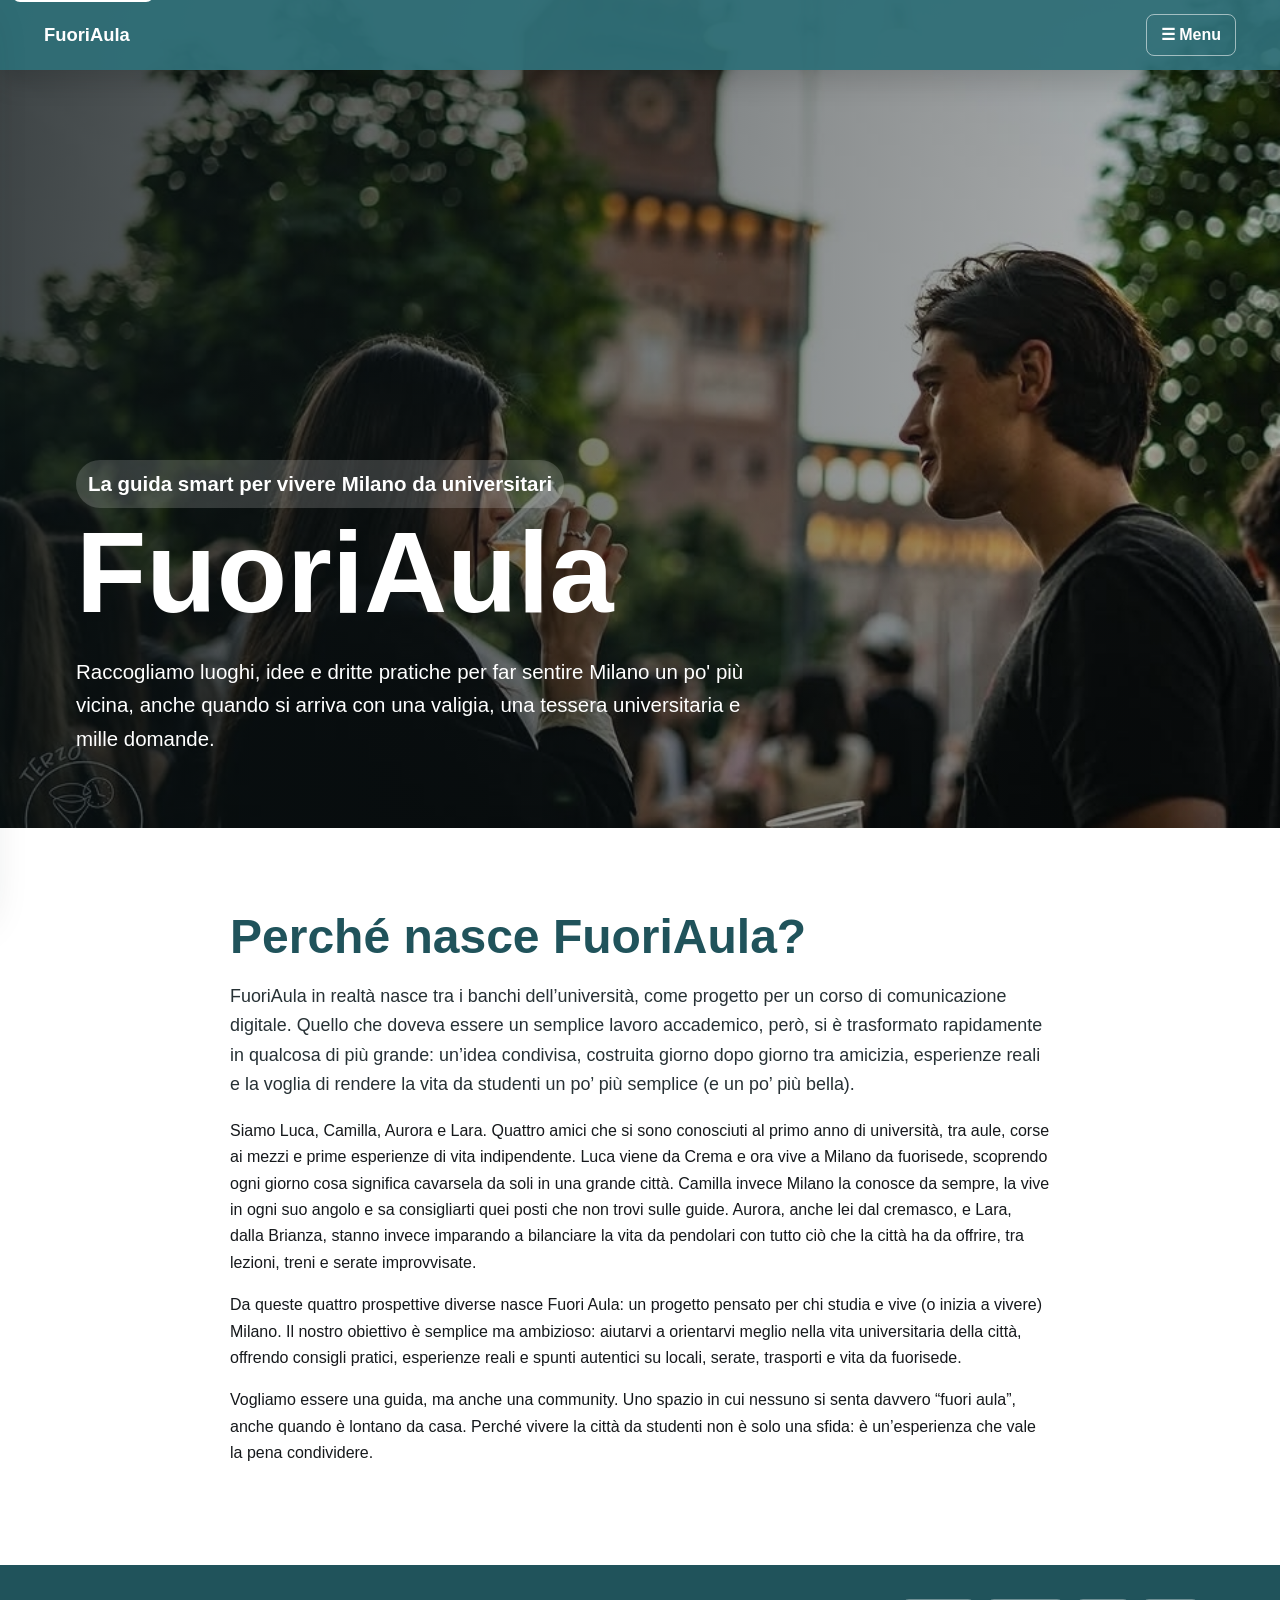
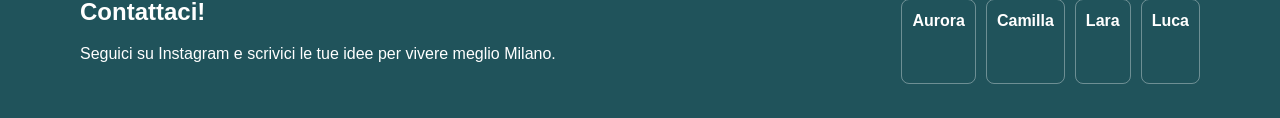
<file: index.html>
<!doctype html>
<html lang="it">
<head>
  <meta charset="utf-8">
  <meta name="viewport" content="width=device-width, initial-scale=1">
  <title>FuoriAula | Guida smart per studenti universitari a Milano</title>
  <meta name="description" content="FuoriAula è la guida smart per studenti universitari e fuorisede a Milano: consigli, locali economici, trasporti, eventi, studio e gite fuori porta.">
  <meta name="keywords" content="studenti fuorisede Milano consigli, vita universitaria Milano, locali economici Milano, gite fuori porta Milano">
  <link rel="stylesheet" href="styles.css">
</head>
<body>
  <a class="skip-link" href="#contenuto">Vai al contenuto</a>
  <header class="topbar">
    <a class="brand" href="index.html">FuoriAula</a>
    <button class="menu-button" type="button" data-open-menu aria-expanded="false" aria-controls="menu">☰ Menu</button>
  </header>
  <aside class="sidebar" id="menu" data-sidebar aria-label="Menu principale">
    <div class="sidebar-head">
      <p class="sidebar-title">Scegli la guida</p>
      <button class="close-menu" type="button" data-close-menu aria-label="Chiudi menu">×</button>
    </div>
    <nav>
      <ul class="nav-list">
        <li><a class="active" href="index.html">Home</a></li>
        <li><a href="fuorisede-starter-pack.html">Fuorisede Starter Pack</a></li>
        <li><a href="milano-cheap.html">Milano Cheap</a></li>
        <li><a href="che-gusto-milano.html">Che gusto Milano</a></li>
        <li><a href="studiando-per-la-citta.html">Studiando per la città</a></li>
        <li><a href="divertirsi-a-milano.html">Divertirsi a Milano</a></li>
        <li><a href="trasporti-milanesi.html">Trasporti milanesi</a></li>
        <li><a href="uscendo-dal-centro.html">Uscendo dal centro</a></li>
      </ul>
    </nav>
  </aside>
  <div class="overlay" data-overlay></div>

  <main id="contenuto">
    <section class="hero" style="--hero-image: url('assets/hero-fuoriaula.jpg');">
      <div class="hero-inner">
        <p class="eyebrow">La guida smart per vivere Milano da universitari</p>
        <h1>FuoriAula</h1>
        <p>Raccogliamo luoghi, idee e dritte pratiche per far sentire Milano un po' più vicina, anche quando si arriva con una valigia, una tessera universitaria e mille domande.</p>
      </div>
    </section>
    <section class="section">
      <div class="wrap narrow">
        <h2>Perché nasce FuoriAula?</h2>
        <p class="lead">
          FuoriAula in realtà nasce tra i banchi dell’università, come progetto per un corso di comunicazione digitale. Quello che doveva essere un semplice lavoro accademico, però, si è trasformato rapidamente in qualcosa di più grande: un’idea condivisa, costruita giorno dopo giorno tra amicizia, esperienze reali e la voglia di rendere la vita da studenti un po’ più semplice (e un po’ più bella).</p><p>Siamo Luca, Camilla, Aurora e Lara. Quattro amici che si sono conosciuti al primo anno di università, tra aule, corse ai mezzi e prime esperienze di vita indipendente. Luca viene da Crema e ora vive a Milano da fuorisede, scoprendo ogni giorno cosa significa cavarsela da soli in una grande città. Camilla invece Milano la conosce da sempre, la vive in ogni suo angolo e sa consigliarti quei posti che non trovi sulle guide. Aurora, anche lei dal cremasco, e Lara, dalla Brianza, stanno invece imparando a bilanciare la vita da pendolari con tutto ciò che la città ha da offrire, tra lezioni, treni e serate improvvisate.</p><p>Da queste quattro prospettive diverse nasce Fuori Aula: un progetto pensato per chi studia e vive (o inizia a vivere) Milano. Il nostro obiettivo è semplice ma ambizioso: aiutarvi a orientarvi meglio nella vita universitaria della città, offrendo consigli pratici, esperienze reali e spunti autentici su locali, serate, trasporti e vita da fuorisede.</p><p>Vogliamo essere una guida, ma anche una community. Uno spazio in cui nessuno si senta davvero “fuori aula”, anche quando è lontano da casa. Perché vivere la città da studenti non è solo una sfida: è un’esperienza che vale la pena condividere.</p>
       
      </div>
    </section>
  </main>

  <footer class="site-footer">
    <div class="footer-inner">
      <div>
        <h2>Contattaci!</h2>
        <p>Seguici su Instagram e scrivici le tue idee per vivere meglio Milano.</p>
      </div>
      <div class="footer-links">
        <a href="https://www.instagram.com/aurora.braguti?igsh=MWJmbjBscGtoZWtpZA==" target="_blank" rel="noopener">Aurora</a>
        <a href="https://www.instagram.com/camilla.panichi" target="_blank" rel="noopener">Camilla</a>
        <a href="https://www.instagram.com/aurora.braguti?igsh=MWJmbjBscGtoZWtpZA==" target="_blank" rel="noopener">Lara</a>
        <a href="https://www.instagram.com/lucaambrosinii?igsh=ZnBvbmgwaGF5aDF6" target="_blank" rel="noopener">Luca</a>
      </div>
    </div>
  </footer>
  <script src="script.js"></script>
</body>
</html>
</file>
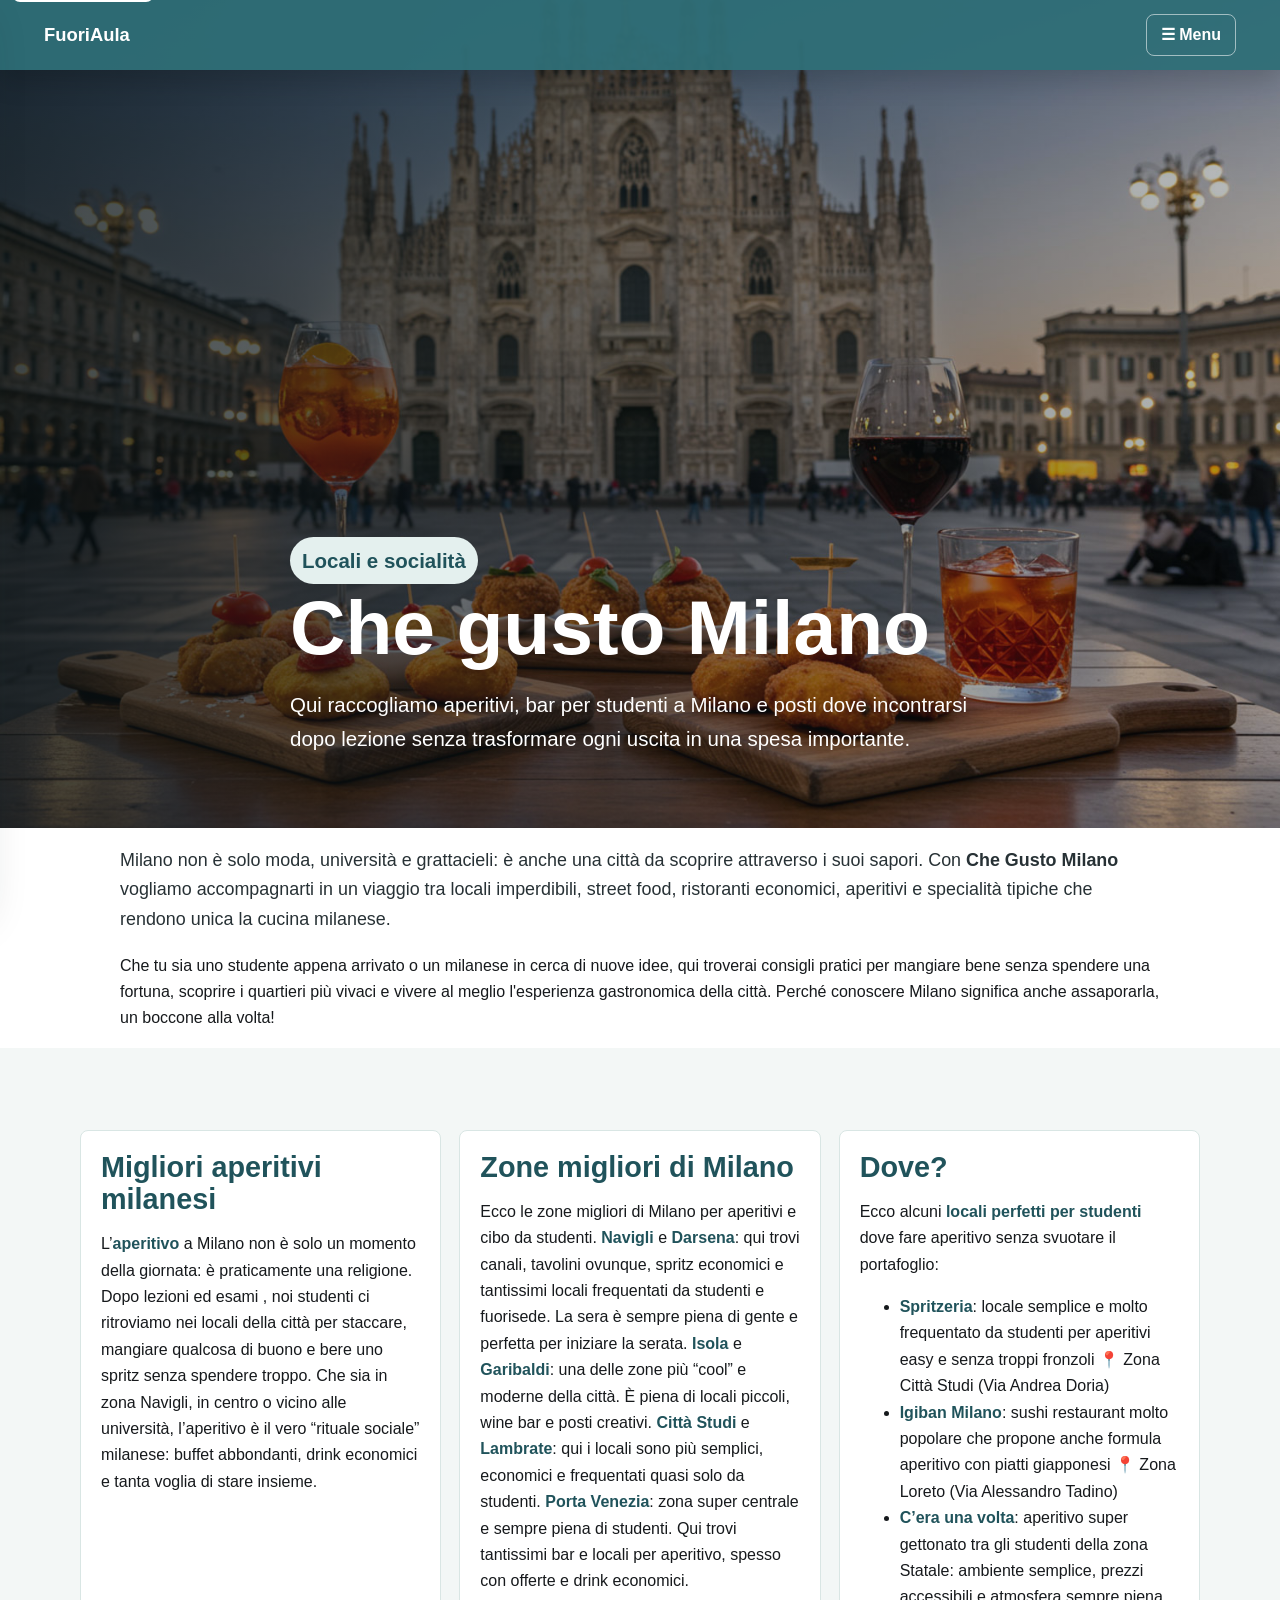
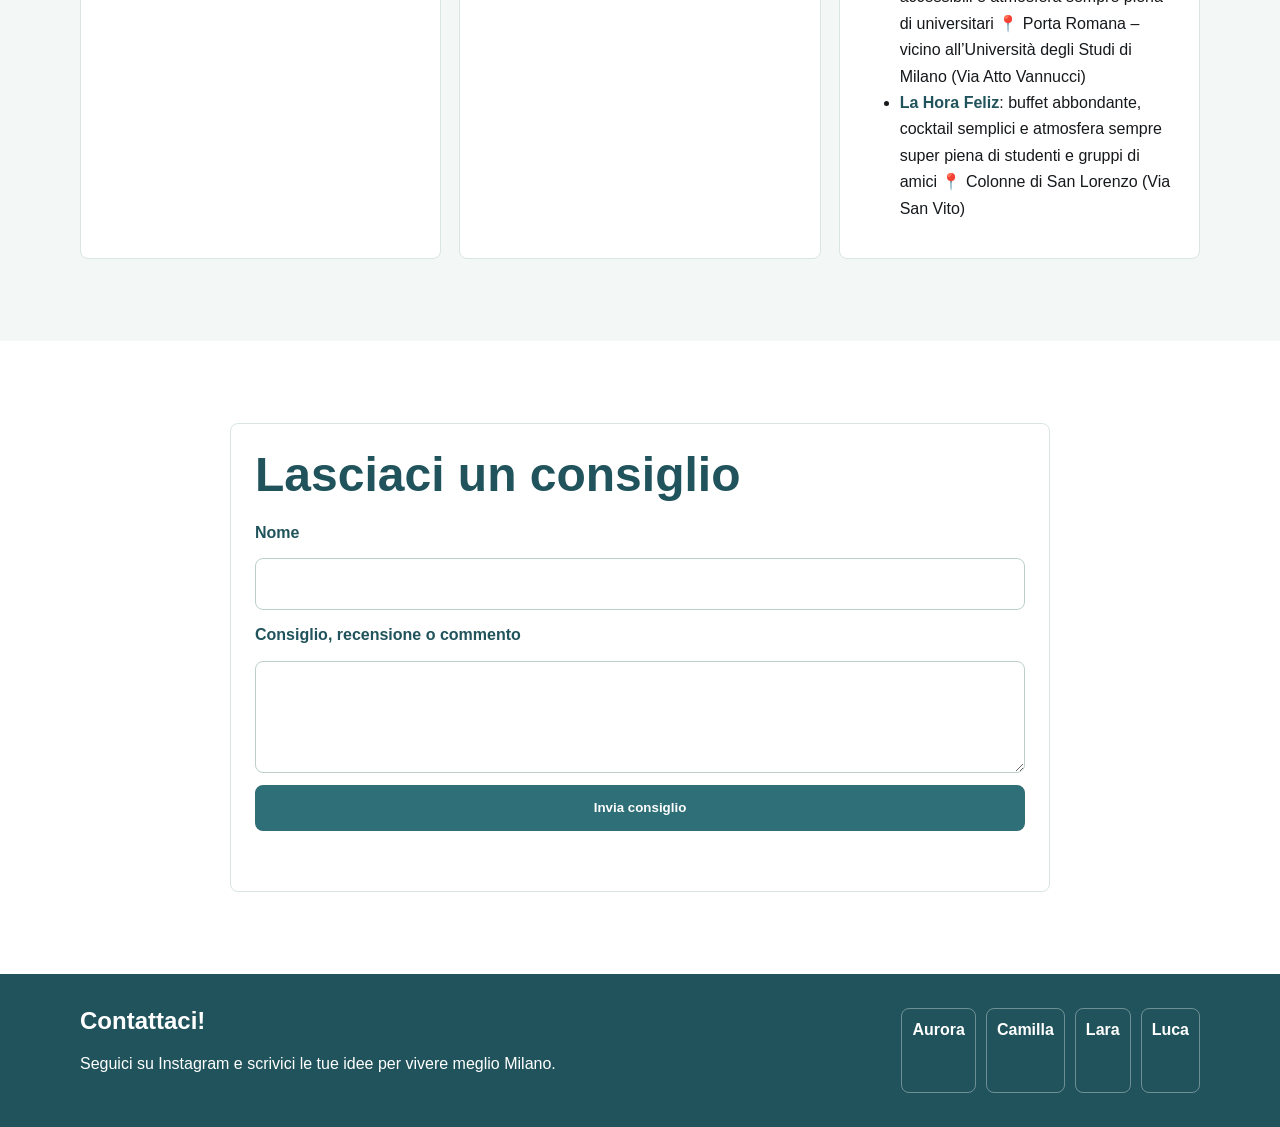
<file: che-gusto-milano.html>
<!doctype html>
<html lang="it">
<head>
  <meta charset="utf-8">
  <meta name="viewport" content="width=device-width, initial-scale=1">
  <title>Fuorisede a Milano starter pack: tutto ciò che devi sapere | FuoriAula</title>
  <meta name="description" content="Consigli per studenti fuorisede a Milano: costo della vita, dove vivere, prime scelte utili e strategie per ambientarsi in città.">
  <meta name="keywords" content="costo vita studenti Milano, dove vivere a Milano studenti universitari, studenti fuorisede Milano consigli">
  <link rel="stylesheet" href="styles.css">
</head>
<body>
  <a class="skip-link" href="#contenuto">Vai al contenuto</a>
  <header class="topbar"><a class="brand" href="index.html">FuoriAula</a><button class="menu-button" type="button" data-open-menu aria-expanded="false" aria-controls="menu">☰ Menu</button></header>
  <aside class="sidebar" id="menu" data-sidebar aria-label="Menu principale"><div class="sidebar-head"><p class="sidebar-title">Scegli la guida</p><button class="close-menu" type="button" data-close-menu aria-label="Chiudi menu">×</button></div><nav><ul class="nav-list"><li><a href="index.html">Home</a></li><li><a class="active" href="fuorisede-starter-pack.html">Fuorisede Starter Pack</a></li><li><a href="milano-cheap.html">Milano Cheap</a></li><li><a href="che-gusto-milano.html">Che gusto Milano</a></li><li><a href="studiando-per-la-citta.html">Studiando per la città</a></li><li><a href="divertirsi-a-milano.html">Divertirsi a Milano</a></li><li><a href="trasporti-milanesi.html">Trasporti milanesi</a></li><li><a href="uscendo-dal-centro.html">Uscendo dal centro</a></li></ul></nav></aside><div class="overlay" data-overlay></div>

  <main id="contenuto">
      </div>
    </section>
<section class="hero page-hero" style="--hero-image: url('assets/aperitivi-milano-migliori-bar-locali.jpg.jpg'); padding-top: 118px;">
  <div class="wrap narrow">
    <p class="eyebrow" style="background:#e4f0ee;color:#20535b;">Locali e socialità</p>
    <h1 style="font-size:clamp(2.4rem,6vw,5rem);color: white;">Che gusto Milano</h1>
    <p class="lead" style="color: white;">
      Qui raccogliamo aperitivi, bar per studenti a Milano e posti dove incontrarsi dopo lezione senza trasformare ogni uscita in una spesa importante.
    </p>
  </div>
</section>

<div class="wrap" style="padding: 0 40px;">
  <p class="lead">
    Milano non è solo moda, università e grattacieli: è anche una città da scoprire attraverso i suoi sapori. Con <strong>Che Gusto Milano</strong> vogliamo accompagnarti in un viaggio tra locali imperdibili, street food, ristoranti economici, aperitivi e specialità tipiche che rendono unica la cucina milanese.
  </p>

  <p>
    Che tu sia uno studente appena arrivato o un milanese in cerca di nuove idee, qui troverai consigli pratici per mangiare bene senza spendere una fortuna, scoprire i quartieri più vivaci e vivere al meglio l'esperienza gastronomica della città. Perché conoscere Milano significa anche assaporarla, un boccone alla volta!
  </p>
</div>

<section class="section soft">
  <div class="wrap grid">

    <article class="tip-card">
      <h3>Migliori aperitivi milanesi</h3>
      <p>
        L’<strong>aperitivo</strong> a Milano non è solo un momento della giornata: è praticamente una religione. Dopo lezioni ed esami , noi studenti ci ritroviamo nei locali della città per staccare, mangiare qualcosa di buono e bere uno spritz senza spendere troppo. Che sia in zona Navigli, in centro o vicino alle università, l’aperitivo è il vero “rituale sociale” milanese: buffet abbondanti, drink economici e tanta voglia di stare insieme.
      </p>
    </article>

    <article class="tip-card">
      <h3>Zone migliori di Milano</h3>
      <p>
        Ecco le zone migliori di Milano per aperitivi e cibo da studenti.
        <strong>Navigli</strong> e <strong>Darsena</strong>: qui trovi canali, tavolini ovunque, spritz economici e tantissimi locali frequentati da studenti e fuorisede. La sera è sempre piena di gente e perfetta per iniziare la serata.
        <strong>Isola</strong> e <strong>Garibaldi</strong>: una delle zone più “cool” e moderne della città. È piena di locali piccoli, wine bar e posti creativi.
        <strong>Città Studi</strong> e <strong>Lambrate</strong>: qui i locali sono più semplici, economici e frequentati quasi solo da studenti.
        <strong>Porta Venezia</strong>: zona super centrale e sempre piena di studenti. Qui trovi tantissimi bar e locali per aperitivo, spesso con offerte e drink economici.
      </p>
    </article>

    <article class="tip-card">
      <h3>Dove?</h3>
      <p>
        Ecco alcuni <strong>locali perfetti per studenti</strong> dove fare aperitivo senza svuotare il portafoglio:
      </p>

      <ul>
        <li><strong>Spritzeria</strong>: locale semplice e molto frequentato da studenti per aperitivi easy e senza troppi fronzoli 📍 Zona Città Studi (Via Andrea Doria)</li>
        <li><strong>Igiban Milano</strong>: sushi restaurant molto popolare che propone anche formula aperitivo con piatti giapponesi 📍 Zona Loreto (Via Alessandro Tadino)</li>
        <li><strong>C’era una volta</strong>: aperitivo super gettonato tra gli studenti della zona Statale: ambiente semplice, prezzi accessibili e atmosfera sempre piena di universitari 📍 Porta Romana – vicino all’Università degli Studi di Milano (Via Atto Vannucci)</li>
        <li><strong>La Hora Feliz</strong>: buffet abbondante, cocktail semplici e atmosfera sempre super piena di studenti e gruppi di amici 📍 Colonne di San Lorenzo (Via San Vito)</li>
      </ul>
    </article>

  </div>
</section>
<section class="section"><div class="wrap narrow comment-box"><h2>Lasciaci un consiglio</h2><form action="https://formspree.io/f/xeeweboz" method="POST">
<label for="nome">Nome</label><input id="nome" name="nome" autocomplete="name"><label for="commento">Consiglio, recensione o commento</label><textarea id="commento" name="commento" required></textarea><button class="button" type="submit">Invia consiglio</button><p class="form-note" aria-live="polite"></p></form></div></section>
  </main>
  <footer class="site-footer"><div class="footer-inner"><div><h2>Contattaci!</h2><p>Seguici su Instagram e scrivici le tue idee per vivere meglio Milano.</p></div><div class="footer-links"><a href="https://www.instagram.com/aurora.braguti?igsh=MWJmbjBscGtoZWtpZA==" target="_blank" rel="noopener">Aurora</a><a href="https://www.instagram.com/camilla.panichi" target="_blank" rel="noopener">Camilla</a><a href="https://www.instagram.com/aurora.braguti?igsh=MWJmbjBscGtoZWtpZA==" target="_blank" rel="noopener">Lara</a><a href="https://www.instagram.com/lucaambrosinii?igsh=ZnBvbmgwaGF5aDF6" target="_blank" rel="noopener">Luca</a></div></div></footer>
  <script src="script.js"></script>
</body>
</html>
</file>
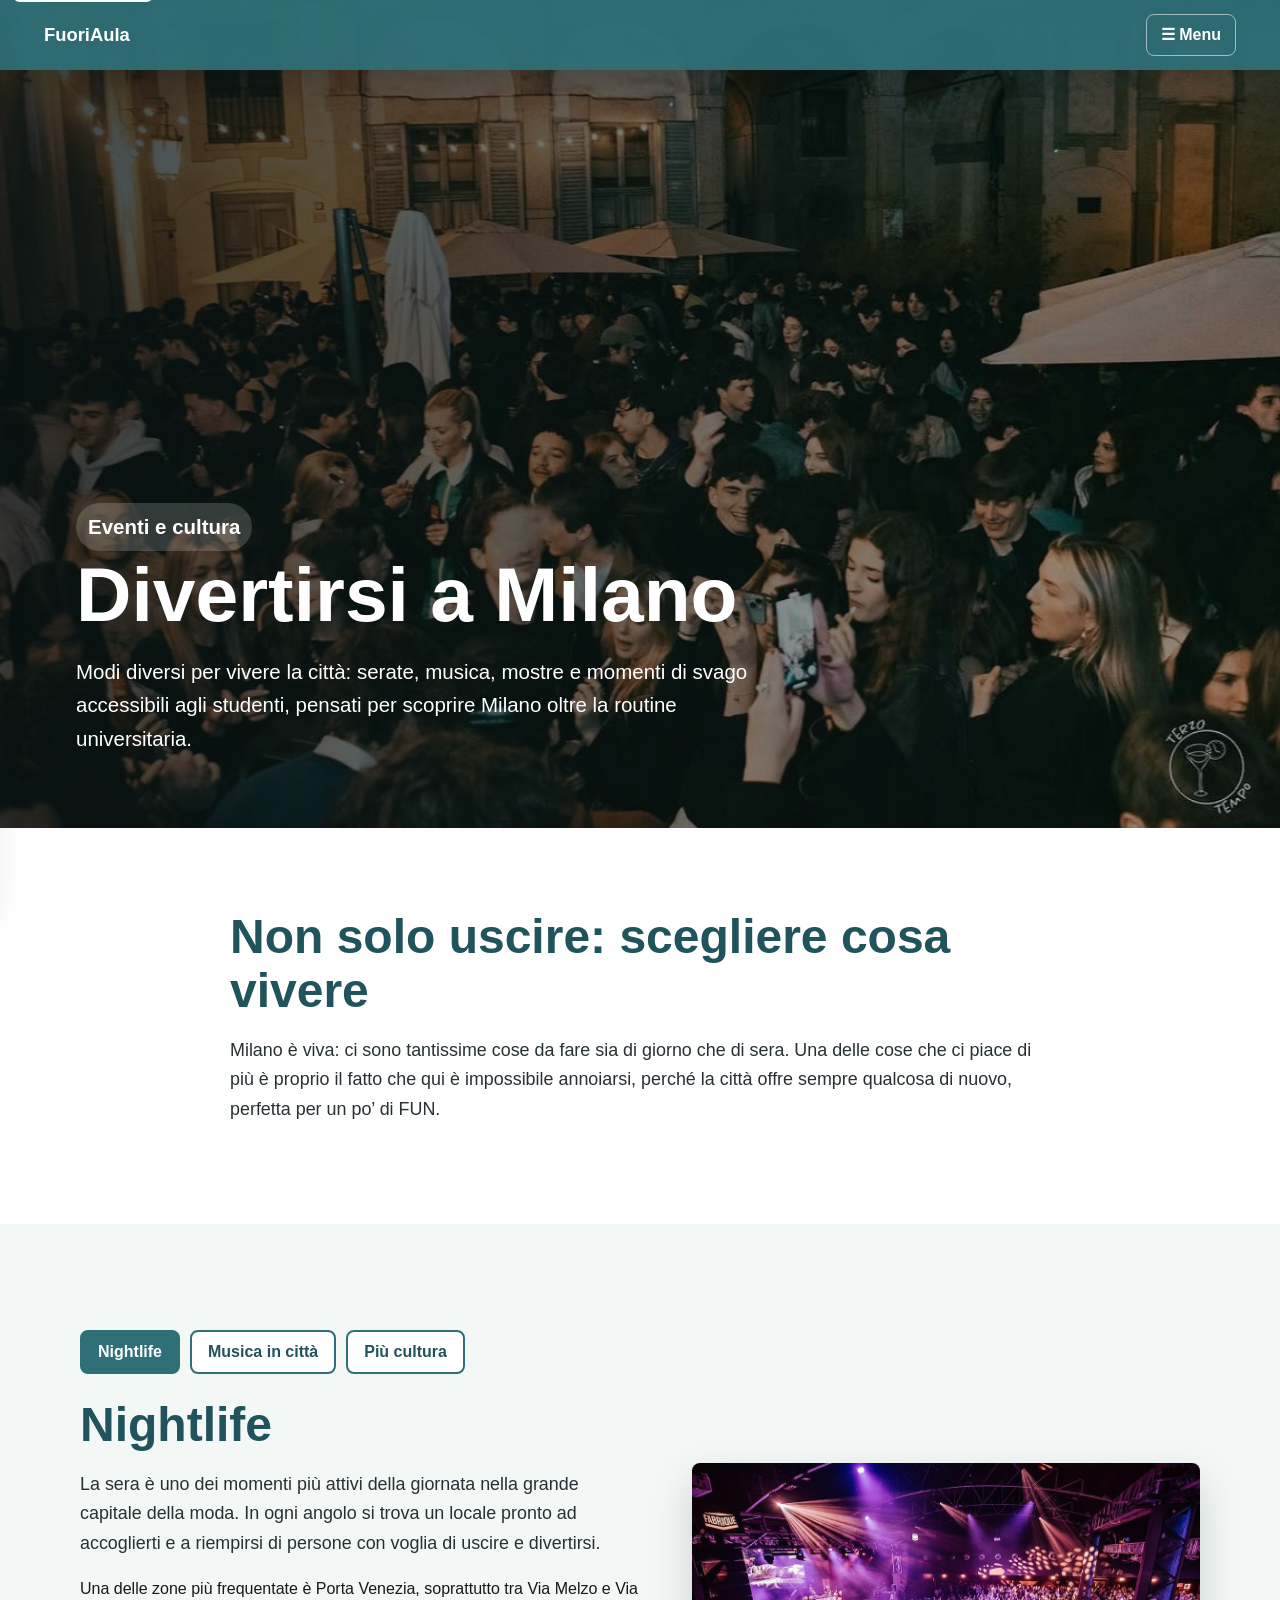
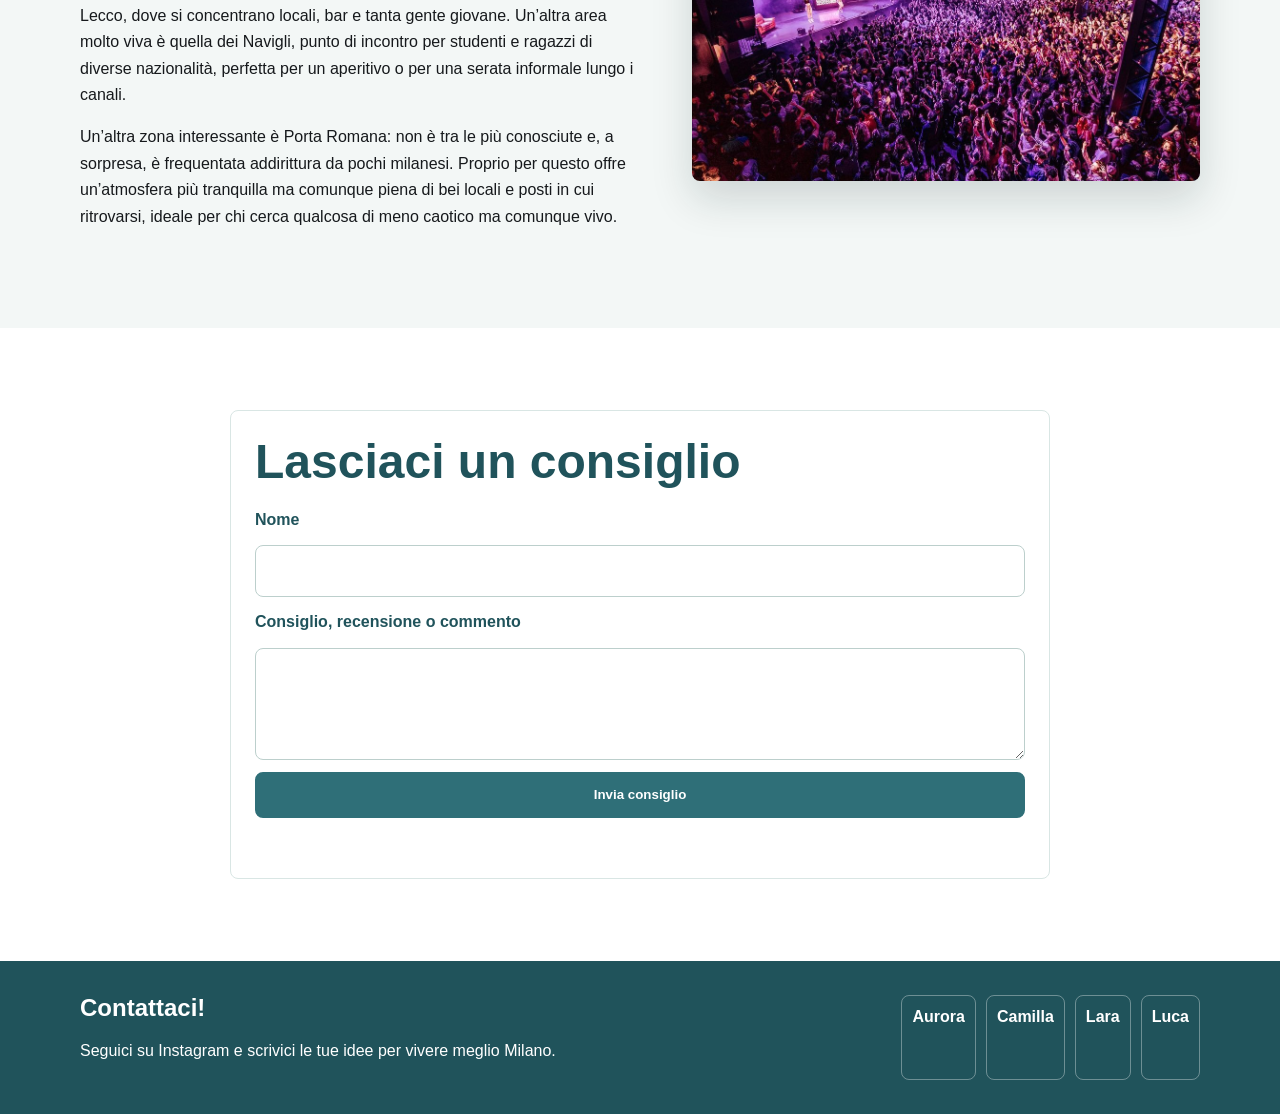
<file: divertirsi-a-milano.html>
<!doctype html>
<html lang="it">
<head>
  <meta charset="utf-8">
  <meta name="viewport" content="width=device-width, initial-scale=1">
  <title>Divertirsi a Milano: nightlife, concerti e musei | FuoriAula</title>
  <meta name="description" content="Idee per divertirsi a Milano da studenti: serate universitarie, concerti, festival, musei gratuiti e cultura accessibile.">
  <meta name="keywords" content="concerti Milano, Milano serate universitarie questa settimana, musei gratuiti Milano, festival Lombardia ragazzi">
  <link rel="stylesheet" href="styles.css">
</head>
<body>
  <a class="skip-link" href="#contenuto">Vai al contenuto</a>
  <header class="topbar"><a class="brand" href="index.html">FuoriAula</a><button class="menu-button" type="button" data-open-menu aria-expanded="false" aria-controls="menu">☰ Menu</button></header>
  <aside class="sidebar" id="menu" data-sidebar aria-label="Menu principale"><div class="sidebar-head"><p class="sidebar-title">Scegli la guida</p><button class="close-menu" type="button" data-close-menu aria-label="Chiudi menu">×</button></div><nav><ul class="nav-list"><li><a href="index.html">Home</a></li><li><a href="fuorisede-starter-pack.html">Fuorisede Starter Pack</a></li><li><a href="milano-cheap.html">Milano Cheap</a></li><li><a href="che-gusto-milano.html">Che gusto Milano</a></li><li><a href="studiando-per-la-citta.html">Studiando per la città</a></li><li><a class="active" href="divertirsi-a-milano.html">Divertirsi a Milano</a></li><li><a href="trasporti-milanesi.html">Trasporti milanesi</a></li><li><a href="uscendo-dal-centro.html">Uscendo dal centro</a></li></ul></nav></aside><div class="overlay" data-overlay></div>
  <main id="contenuto">
    <section class="hero page-hero" style="--hero-image: url('assets/divertirsi-milano.jpeg');"><div class="hero-inner"><p class="eyebrow">Eventi e cultura</p><h1>Divertirsi a Milano</h1><p>Modi diversi per vivere la città: serate, musica, mostre e momenti di svago accessibili agli studenti, pensati per scoprire Milano oltre la routine universitaria.</p></div></section>
    <section class="section"><div class="wrap narrow"><h2>Non solo uscire: scegliere cosa vivere</h2><p class="lead">Milano è viva: ci sono tantissime cose da fare sia di giorno che di sera. Una delle cose che ci piace di più è proprio il fatto che qui è impossibile annoiarsi, perché la città offre sempre qualcosa di nuovo, perfetta per un po’ di FUN.</p></div></section>
    <section class="section soft"><div class="wrap">
      <div class="tab-controls" role="tablist" aria-label="Categorie divertimento">
        <button class="tab-button active" type="button" data-tab="nightlife">Nightlife</button>
        <button class="tab-button" type="button" data-tab="musica">Musica in città</button>
        <button class="tab-button" type="button" data-tab="cultura">Più cultura</button>
      </div>
      <article class="two-col tab-panel active" data-panel="nightlife"><div><h2>Nightlife</h2><p class="lead">La sera è uno dei momenti più attivi della giornata nella grande capitale della moda. In ogni angolo si trova un locale pronto ad accoglierti e a riempirsi di persone con voglia di uscire e divertirsi.</p>Una delle zone più frequentate è Porta Venezia, soprattutto tra Via Melzo e Via Lecco, dove si concentrano locali, bar e tanta gente giovane. Un’altra area molto viva è quella dei Navigli, punto di incontro per studenti e ragazzi di diverse nazionalità, perfetta per un aperitivo o per una serata informale lungo i canali.</p>Un’altra zona interessante è Porta Romana: non è tra le più conosciute e, a sorpresa, è frequentata addirittura da pochi milanesi. Proprio per questo offre un’atmosfera più tranquilla ma comunque piena di bei locali e posti in cui ritrovarsi, ideale per chi cerca qualcosa di meno caotico ma comunque vivo.
</p></div><div class="image-frame"><img src="assets/nightlife.jpeg" alt="Locale pieno durante una serata nightlife a Milano"></div></article>
      <article class="two-col tab-panel" data-panel="musica"><div><h2>Musica in città</h2><p class="lead">Concerti a Milano, festival in Lombardia e live più piccoli sono un modo perfetto per staccare dalla routine. Noi cerchiamo eventi diversi, dai grandi palchi alle serate emergenti, tenendo d’occhio prezzi, prevendite e collegamenti per muoversi facilmente anche senza auto.</p>Milano è una città ideale per chi ama la musica di ogni genere: durante l’anno ci sono tantissimi festival come MIAMI e I-Days, oltre a concerti praticamente ogni settimana, soprattutto nei mesi estivi.</p>Per restare aggiornati è utile controllare piattaforme come <a href="https://www.ticketone.it/" target="_blank">TicketOne</a>, <a href="https://www.ticketmaster.it/?language=en-us" target="_blank">Ticketmaster </a> e <a href="https://dice.fm/?lng=en" target="_blank">DICE </a>, dove si trovano eventi e prevendite.</p></div><div class="image-frame"><img src="assets/musica-citta.jpeg" alt="Concerto in uno stadio milanese con luci del pubblico"></div></article>
      <article class="two-col tab-panel" data-panel="cultura"><div><h2>Più cultura</h2><p class="lead">I musei e gli spazi culturali sono un’ottima alternativa per passare una giornata diversa dal solito, scoprendo nuove opere e nuove prospettive. Milano offre tantissimi luoghi culturali interessanti.</p>Un esempio è il Museo del Novecento, proprio accanto al Duomo, con una vista spettacolare sulla piazza. Altri musei importanti includono la Pinacoteca di Brera, il Castello Sforzesco e il MUDEC, ognuno con collezioni e mostre molto diverse tra loro.</p>A Milano, l’ingresso ai musei è gratuito ogni prima domenica del mese grazie all’iniziativa #domenicalmuseo del Ministero della Cultura. Aderiscono tutti i principali musei statali e i Musei Civici del Comune, rendendo la cultura accessibile a tutti.</p>Un’iniziativa molto interessante sono anche le <a href="https://fondoambiente.it/il-fai/grandi-campagne/giornate-fai/" target="_blank">Giornate FAI</a>, organizzate dal FAI – Fondo per l’Ambiente Italiano, che ogni anno permettono di visitare luoghi normalmente chiusi o poco accessibili, riscoprendo il patrimonio culturale e paesaggistico italiano anche a Milano e dintorni. A Milano, tra i luoghi che spesso rientrano nei percorsi FAI o nelle aperture speciali, troviamo ad esempio Villa Necchi Campiglio, splendida villa storica nascosta nel centro della città, ma anche Palazzo Litta, Palazzo Clerici e altri edifici storici normalmente non visitabili, che per l’occasione si aprono al pubblico.	</p></div><div class="image-frame"><img src="assets/cultura-milano.jpeg" alt="Sala museale con quadri e colonne a Milano"></div></article>
    </div></section>
    <section class="section"><div class="wrap narrow comment-box"><h2>Lasciaci un consiglio</h2><form action="https://formspree.io/f/xeeweboz" method="POST">
<label for="nome">Nome</label><input id="nome" name="nome" autocomplete="name"><label for="commento">Consiglio, recensione o commento</label><textarea id="commento" name="commento" required></textarea><button class="button" type="submit">Invia consiglio</button><p class="form-note" aria-live="polite"></p></form></div></section>
  </main>
  <footer class="site-footer"><div class="footer-inner"><div><h2>Contattaci!</h2><p>Seguici su Instagram e scrivici le tue idee per vivere meglio Milano.</p></div><div class="footer-links"><a href="https://www.instagram.com/aurora.braguti?igsh=MWJmbjBscGtoZWtpZA==" target="_blank" rel="noopener">Aurora</a><a href="https://www.instagram.com/camilla.panichi" target="_blank" rel="noopener">Camilla</a><a href="https://www.instagram.com/aurora.braguti?igsh=MWJmbjBscGtoZWtpZA==" target="_blank" rel="noopener">Lara</a><a href="https://www.instagram.com/lucaambrosinii?igsh=ZnBvbmgwaGF5aDF6" target="_blank" rel="noopener">Luca</a></div></div></footer>
  <script src="script.js"></script>
</body>
</html>
</file>
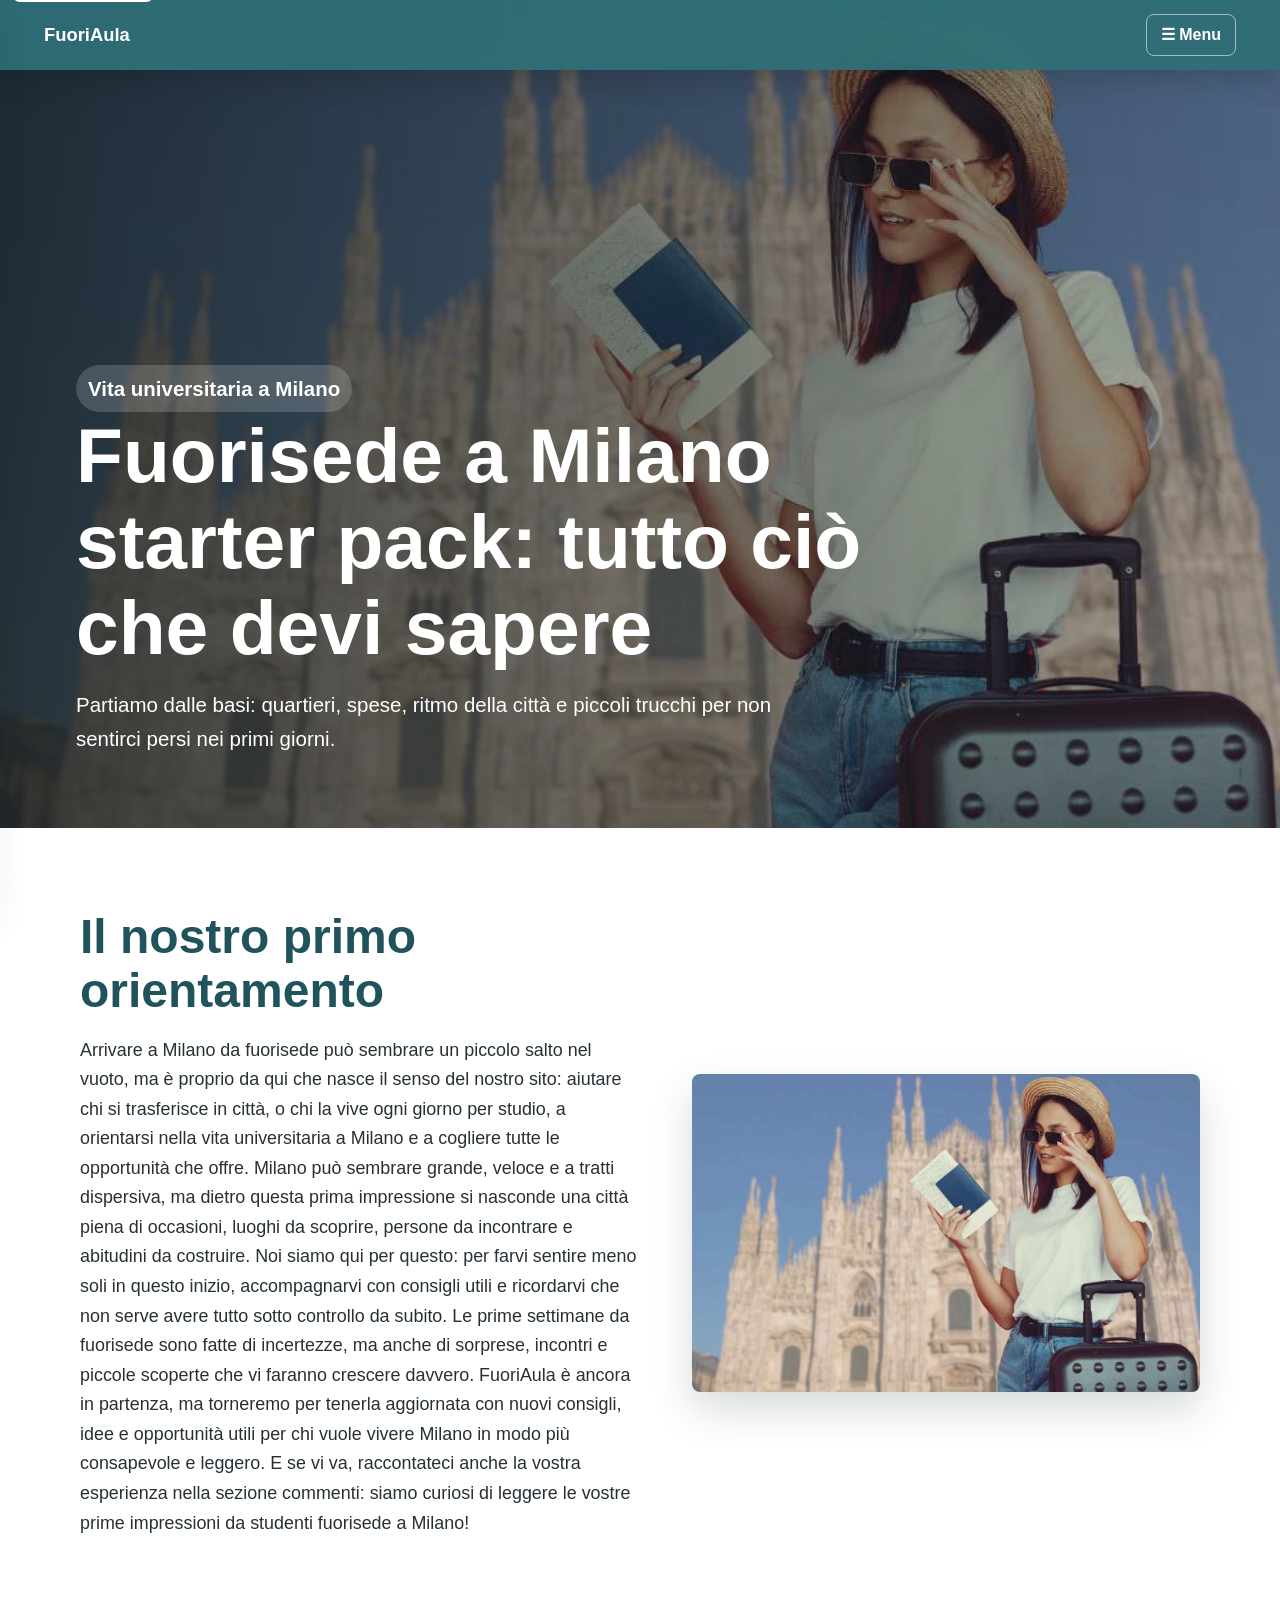
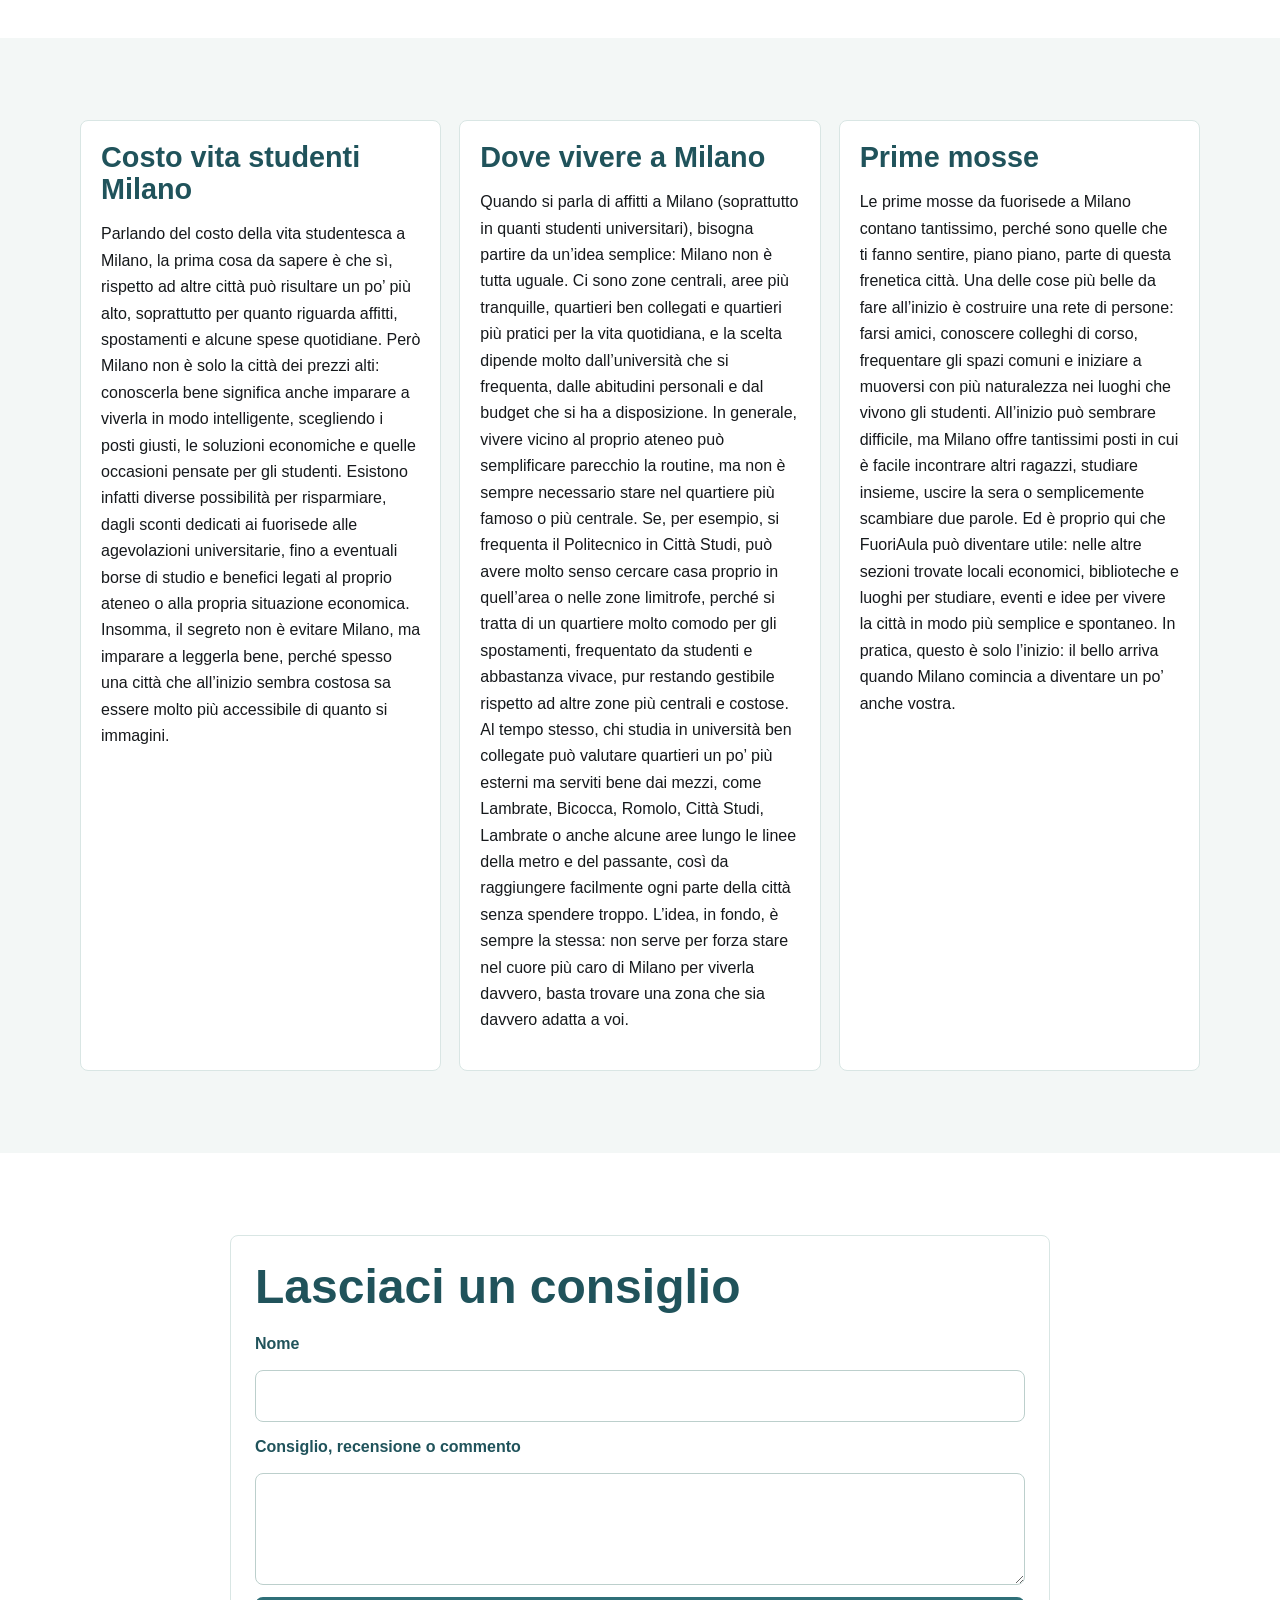
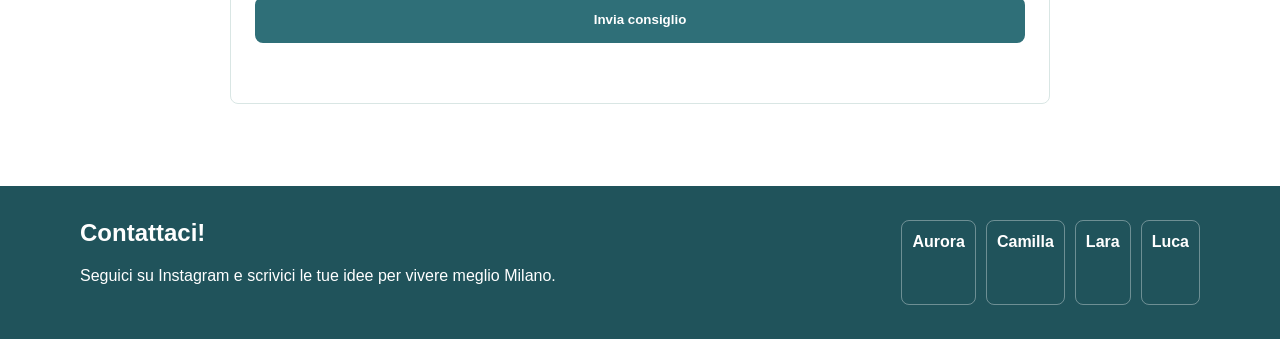
<file: fuorisede-starter-pack.html>
<!doctype html>
<html lang="it">
<head>
  <meta charset="utf-8">
  <meta name="viewport" content="width=device-width, initial-scale=1">
  <title>Fuorisede a Milano starter pack: tutto ciò che devi sapere | FuoriAula</title>
  <meta name="description" content="Consigli per studenti fuorisede a Milano: costo della vita, dove vivere, prime scelte utili e strategie per ambientarsi in città.">
  <meta name="keywords" content="costo vita studenti Milano, dove vivere a Milano studenti universitari, studenti fuorisede Milano consigli">
  <link rel="stylesheet" href="styles.css">
</head>
<body>
  <a class="skip-link" href="#contenuto">Vai al contenuto</a>
  <header class="topbar"><a class="brand" href="index.html">FuoriAula</a><button class="menu-button" type="button" data-open-menu aria-expanded="false" aria-controls="menu">☰ Menu</button></header>
  <aside class="sidebar" id="menu" data-sidebar aria-label="Menu principale"><div class="sidebar-head"><p class="sidebar-title">Scegli la guida</p><button class="close-menu" type="button" data-close-menu aria-label="Chiudi menu">×</button></div><nav><ul class="nav-list"><li><a href="index.html">Home</a></li><li><a class="active" href="fuorisede-starter-pack.html">Fuorisede Starter Pack</a></li><li><a href="milano-cheap.html">Milano Cheap</a></li><li><a href="che-gusto-milano.html">Che gusto Milano</a></li><li><a href="studiando-per-la-citta.html">Studiando per la città</a></li><li><a href="divertirsi-a-milano.html">Divertirsi a Milano</a></li><li><a href="trasporti-milanesi.html">Trasporti milanesi</a></li><li><a href="uscendo-dal-centro.html">Uscendo dal centro</a></li></ul></nav></aside><div class="overlay" data-overlay></div>

  <main id="contenuto">
    <section class="hero page-hero" style="--hero-image: url('assets/fuorisede-starter-pack.jpeg');">
      <div class="hero-inner">
        <p class="eyebrow">Vita universitaria a Milano</p>
        <h1>Fuorisede a Milano starter pack: tutto ciò che devi sapere</h1>
        <p>Partiamo dalle basi: quartieri, spese, ritmo della città e piccoli trucchi per non sentirci persi nei primi giorni.</p>
      </div>
    </section>
    <section class="section">
      <div class="wrap two-col">
        <div>
          <h2>Il nostro primo orientamento</h2>
          <p class="lead">Arrivare a Milano da fuorisede può sembrare un piccolo salto nel vuoto, ma è proprio da qui che nasce il senso del nostro sito: aiutare chi si trasferisce in città, o chi la vive ogni giorno per studio, a orientarsi nella vita universitaria a Milano e a cogliere tutte le opportunità che offre. Milano può sembrare grande, veloce e a tratti dispersiva, ma dietro questa prima impressione si nasconde una città piena di occasioni, luoghi da scoprire, persone da incontrare e abitudini da costruire. Noi siamo qui per questo: per farvi sentire meno soli in questo inizio, accompagnarvi con consigli utili e ricordarvi che non serve avere tutto sotto controllo da subito. Le prime settimane da fuorisede sono fatte di incertezze, ma anche di sorprese, incontri e piccole scoperte che vi faranno crescere davvero. FuoriAula è ancora in partenza, ma torneremo per tenerla aggiornata con nuovi consigli, idee e opportunità utili per chi vuole vivere Milano in modo più consapevole e leggero. E se vi va, raccontateci anche la vostra esperienza nella sezione commenti: siamo curiosi di leggere le vostre prime impressioni da studenti fuorisede a Milano!</p>
        </div>
        <div class="image-frame"><img src="assets/fuorisede-starter-pack.jpeg" alt="Studentessa con valigia davanti al Duomo di Milano"></div>
      </div>
    </section>
    <section class="section soft">
      <div class="wrap grid">
        <article class="info-card"><h3>Costo vita studenti Milano</h3><p>Parlando del costo della vita studentesca a Milano, la prima cosa da sapere è che sì, rispetto ad altre città può risultare un po’ più alto, soprattutto per quanto riguarda affitti, spostamenti e alcune spese quotidiane. Però Milano non è solo la città dei prezzi alti: conoscerla bene significa anche imparare a viverla in modo intelligente, scegliendo i posti giusti, le soluzioni economiche e quelle occasioni pensate per gli studenti. Esistono infatti diverse possibilità per risparmiare, dagli sconti dedicati ai fuorisede alle agevolazioni universitarie, fino a eventuali borse di studio e benefici legati al proprio ateneo o alla propria situazione economica. Insomma, il segreto non è evitare Milano, ma imparare a leggerla bene, perché spesso una città che all’inizio sembra costosa sa essere molto più accessibile di quanto si immagini.</p></article>
        <article class="info-card"><h3>Dove vivere a Milano</h3><p>Quando si parla di affitti a Milano (soprattutto in quanti studenti universitari), bisogna partire da un’idea semplice: Milano non è tutta uguale. Ci sono zone centrali, aree più tranquille, quartieri ben collegati e quartieri più pratici per la vita quotidiana, e la scelta dipende molto dall’università che si frequenta, dalle abitudini personali e dal budget che si ha a disposizione. In generale, vivere vicino al proprio ateneo può semplificare parecchio la routine, ma non è sempre necessario stare nel quartiere più famoso o più centrale. Se, per esempio, si frequenta il Politecnico in Città Studi, può avere molto senso cercare casa proprio in quell’area o nelle zone limitrofe, perché si tratta di un quartiere molto comodo per gli spostamenti, frequentato da studenti e abbastanza vivace, pur restando gestibile rispetto ad altre zone più centrali e costose. Al tempo stesso, chi studia in università ben collegate può valutare quartieri un po’ più esterni ma serviti bene dai mezzi, come Lambrate, Bicocca, Romolo, Città Studi, Lambrate o anche alcune aree lungo le linee della metro e del passante, così da raggiungere facilmente ogni parte della città senza spendere troppo. L’idea, in fondo, è sempre la stessa: non serve per forza stare nel cuore più caro di Milano per viverla davvero, basta trovare una zona che sia davvero adatta a voi.

</p></article>
        <article class="info-card"><h3>Prime mosse</h3><p>Le prime mosse da fuorisede a Milano contano tantissimo, perché sono quelle che ti fanno sentire, piano piano, parte di questa frenetica città. Una delle cose più belle da fare all’inizio è costruire una rete di persone: farsi amici, conoscere colleghi di corso, frequentare gli spazi comuni e iniziare a muoversi con più naturalezza nei luoghi che vivono gli studenti. All’inizio può sembrare difficile, ma Milano offre tantissimi posti in cui è facile incontrare altri ragazzi, studiare insieme, uscire la sera o semplicemente scambiare due parole. Ed è proprio qui che FuoriAula può diventare utile: nelle altre sezioni trovate locali economici, biblioteche e luoghi per studiare, eventi e idee per vivere la città in modo più semplice e spontaneo. In pratica, questo è solo l’inizio: il bello arriva quando Milano comincia a diventare un po’ anche vostra.</p></article>
      </div>
    </section>
    <section class="section"><div class="wrap narrow comment-box"><h2>Lasciaci un consiglio</h2><form action="https://formspree.io/f/xeeweboz" method="POST">
<label for="nome">Nome</label><input id="nome" name="nome" autocomplete="name"><label for="commento">Consiglio, recensione o commento</label><textarea id="commento" name="commento" required></textarea><button class="button" type="submit">Invia consiglio</button><p class="form-note" aria-live="polite"></p></form></div></section>
  </main>
  <footer class="site-footer"><div class="footer-inner"><div><h2>Contattaci!</h2><p>Seguici su Instagram e scrivici le tue idee per vivere meglio Milano.</p></div><div class="footer-links"><a href="https://www.instagram.com/aurora.braguti?igsh=MWJmbjBscGtoZWtpZA==" target="_blank" rel="noopener">Aurora</a><a href="https://www.instagram.com/camilla.panichi" target="_blank" rel="noopener">Camilla</a><a href="https://www.instagram.com/aurora.braguti?igsh=MWJmbjBscGtoZWtpZA==" target="_blank" rel="noopener">Lara</a><a href="https://www.instagram.com/lucaambrosinii?igsh=ZnBvbmgwaGF5aDF6" target="_blank" rel="noopener">Luca</a></div></div></footer>
  <script src="script.js"></script>
</body>
</html>
</file>
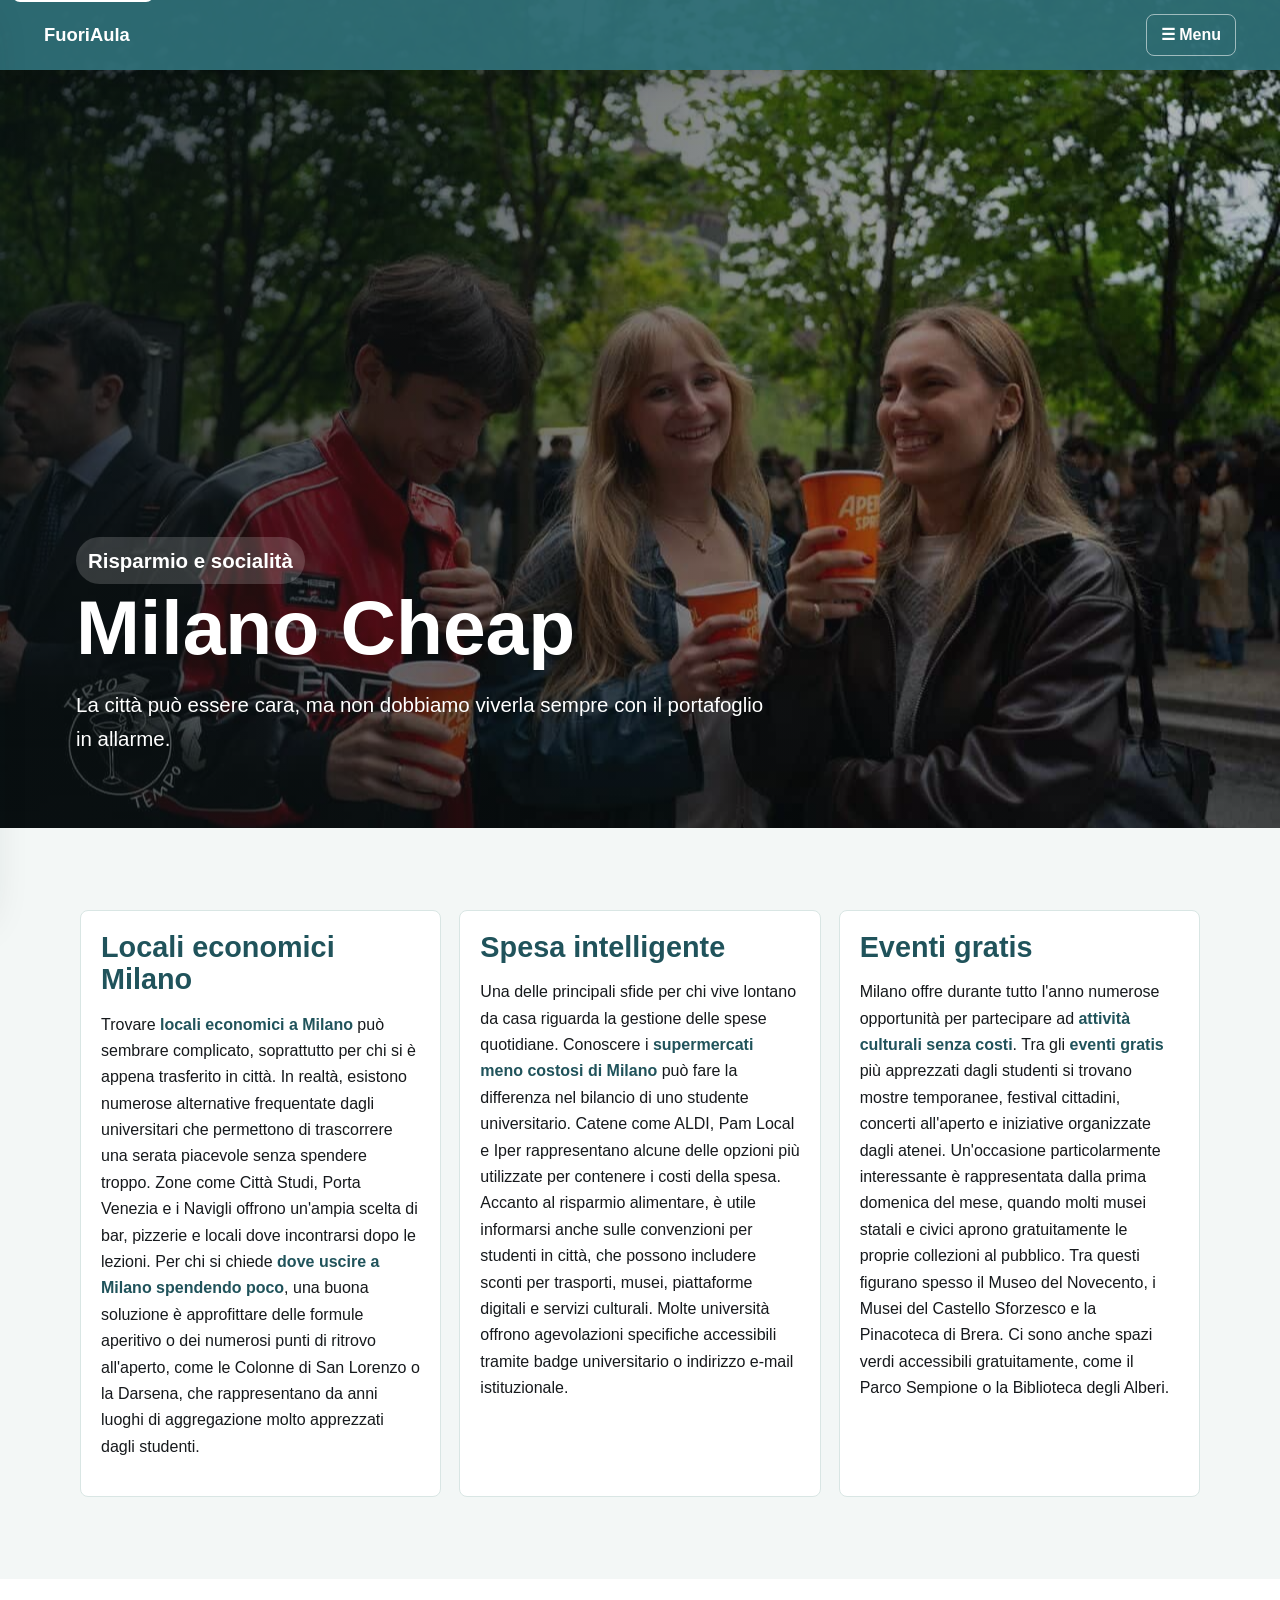
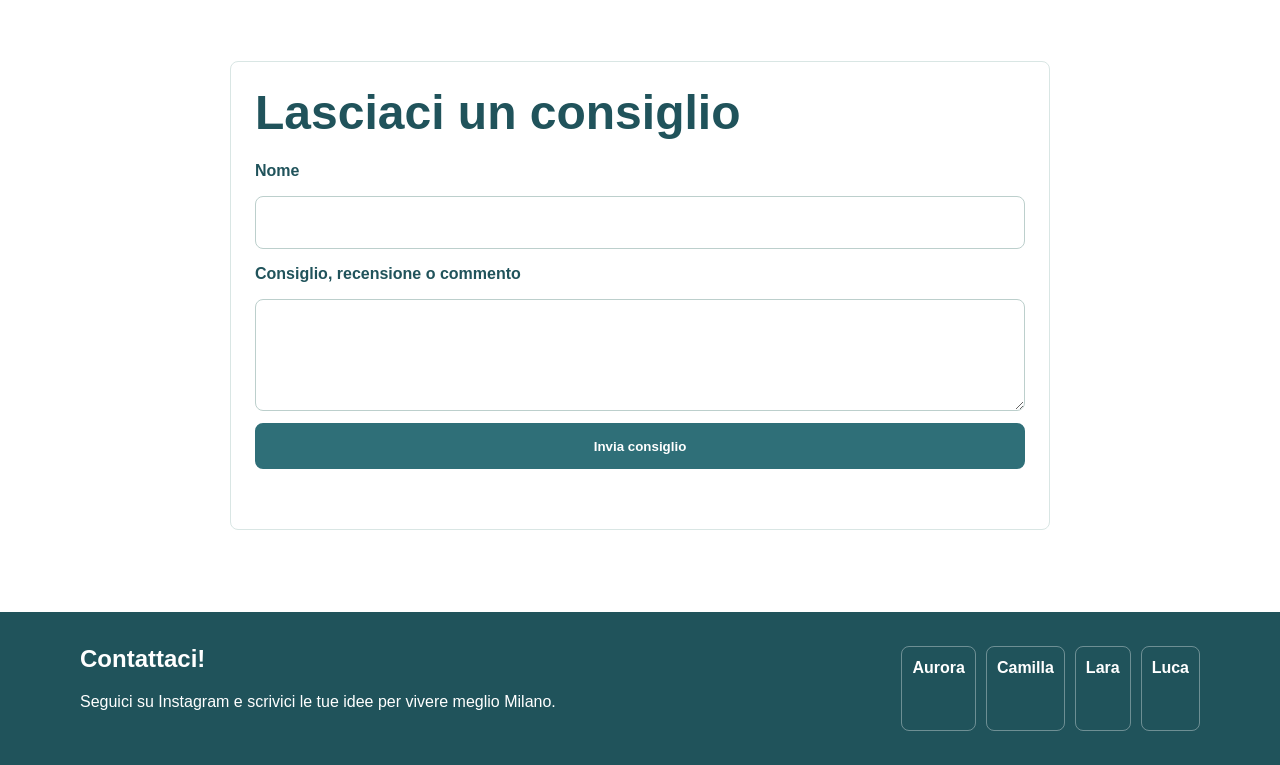
<file: milano-cheap.html>
<!doctype html>
<html lang="it">
<head>
  <meta charset="utf-8">
  <meta name="viewport" content="width=device-width, initial-scale=1">
  <title>Milano Cheap: vivere Milano spendendo poco | FuoriAula</title>
  <meta name="description" content="Milano Cheap raccoglie locali economici, convenzioni studenti, supermercati convenienti ed eventi gratis per studenti a Milano.">
  <meta name="keywords" content="convenzioni studenti Milano, supermercati meno costosi Milano, locali economici Milano, dove uscire a Milano spendendo poco, eventi gratis Milano studenti">
  <link rel="stylesheet" href="styles.css">
</head>
<body>
  <a class="skip-link" href="#contenuto">Vai al contenuto</a>
  <header class="topbar"><a class="brand" href="index.html">FuoriAula</a><button class="menu-button" type="button" data-open-menu aria-expanded="false" aria-controls="menu">☰ Menu</button></header>
  <aside class="sidebar" id="menu" data-sidebar aria-label="Menu principale"><div class="sidebar-head"><p class="sidebar-title">Scegli la guida</p><button class="close-menu" type="button" data-close-menu aria-label="Chiudi menu">×</button></div><nav><ul class="nav-list"><li><a href="index.html">Home</a></li><li><a href="fuorisede-starter-pack.html">Fuorisede Starter Pack</a></li><li><a class="active" href="milano-cheap.html">Milano Cheap</a></li><li><a href="che-gusto-milano.html">Che gusto Milano</a></li><li><a href="studiando-per-la-citta.html">Studiando per la città</a></li><li><a href="divertirsi-a-milano.html">Divertirsi a Milano</a></li><li><a href="trasporti-milanesi.html">Trasporti milanesi</a></li><li><a href="uscendo-dal-centro.html">Uscendo dal centro</a></li></ul></nav></aside><div class="overlay" data-overlay></div>
  <main id="contenuto">
    <section class="hero page-hero" style="--hero-image: url('assets/milano-cheap.jpeg');"><div class="hero-inner"><p class="eyebrow">Risparmio e socialità</p><h1>Milano Cheap</h1><p>La città può essere cara, ma non dobbiamo viverla sempre con il portafoglio in allarme.</p></div></section>
        <section class="section soft"><div class="wrap grid"><article class="info-card"><h3>Locali economici Milano</h3><p>Trovare <strong>locali economici a Milano</strong> può sembrare complicato, soprattutto per chi si è appena trasferito in città. In realtà, esistono numerose alternative frequentate dagli universitari che permettono di trascorrere una serata piacevole senza spendere troppo. Zone come Città Studi, Porta Venezia e i Navigli offrono un'ampia scelta di bar, pizzerie e locali dove incontrarsi dopo le lezioni. Per chi si chiede <strong>dove uscire a Milano spendendo poco</strong>, una buona soluzione è approfittare delle formule aperitivo o dei numerosi punti di ritrovo all'aperto, come le Colonne di San Lorenzo o la Darsena, che rappresentano da anni luoghi di aggregazione molto apprezzati dagli studenti.</p></article><article class="info-card"><h3>Spesa intelligente</h3><p>Una delle principali sfide per chi vive lontano da casa riguarda la gestione delle spese quotidiane. Conoscere i <strong>supermercati meno costosi di Milano</strong> può fare la differenza nel bilancio di uno studente universitario. Catene come ALDI, Pam Local e Iper rappresentano alcune delle opzioni più utilizzate per contenere i costi della spesa. Accanto al risparmio alimentare, è utile informarsi anche sulle convenzioni per studenti in città, che possono includere sconti per trasporti, musei, piattaforme digitali e servizi culturali. Molte università offrono agevolazioni specifiche accessibili tramite badge universitario o indirizzo e-mail istituzionale.</p></article><article class="info-card"><h3>Eventi gratis</h3><p>Milano offre durante tutto l'anno numerose opportunità per partecipare ad <strong>attività culturali senza costi</strong>. Tra gli <strong>eventi gratis</strong> più apprezzati dagli studenti si trovano mostre temporanee, festival cittadini, concerti all'aperto e iniziative organizzate dagli atenei. Un'occasione particolarmente interessante è rappresentata dalla prima domenica del mese, quando molti musei statali e civici aprono gratuitamente le proprie collezioni al pubblico. Tra questi figurano spesso il Museo del Novecento, i Musei del Castello Sforzesco e la Pinacoteca di Brera. Ci sono anche spazi verdi accessibili gratuitamente, come il Parco Sempione o la Biblioteca degli Alberi.</p></article></div></section>
    <section class="section"><div class="wrap narrow comment-box"><h2>Lasciaci un consiglio</h2><form action="https://formspree.io/f/xeeweboz" method="POST">
<label for="nome">Nome</label><input id="nome" name="nome" autocomplete="name"><label for="commento">Consiglio, recensione o commento</label><textarea id="commento" name="commento" required></textarea><button class="button" type="submit">Invia consiglio</button><p class="form-note" aria-live="polite"></p></form></div></section>
  </main>
  <footer class="site-footer"><div class="footer-inner"><div><h2>Contattaci!</h2><p>Seguici su Instagram e scrivici le tue idee per vivere meglio Milano.</p></div><div class="footer-links"><a href="https://www.instagram.com/aurora.braguti?igsh=MWJmbjBscGtoZWtpZA==" target="_blank" rel="noopener">Aurora</a><a href="https://www.instagram.com/camilla.panichi" target="_blank" rel="noopener">Camilla</a><a href="https://www.instagram.com/aurora.braguti?igsh=MWJmbjBscGtoZWtpZA==" target="_blank" rel="noopener">Lara</a><a href="https://www.instagram.com/lucaambrosinii?igsh=ZnBvbmgwaGF5aDF6" target="_blank" rel="noopener">Luca</a></div></div></footer>
  <script src="script.js"></script>
</body>
</html>
</file>
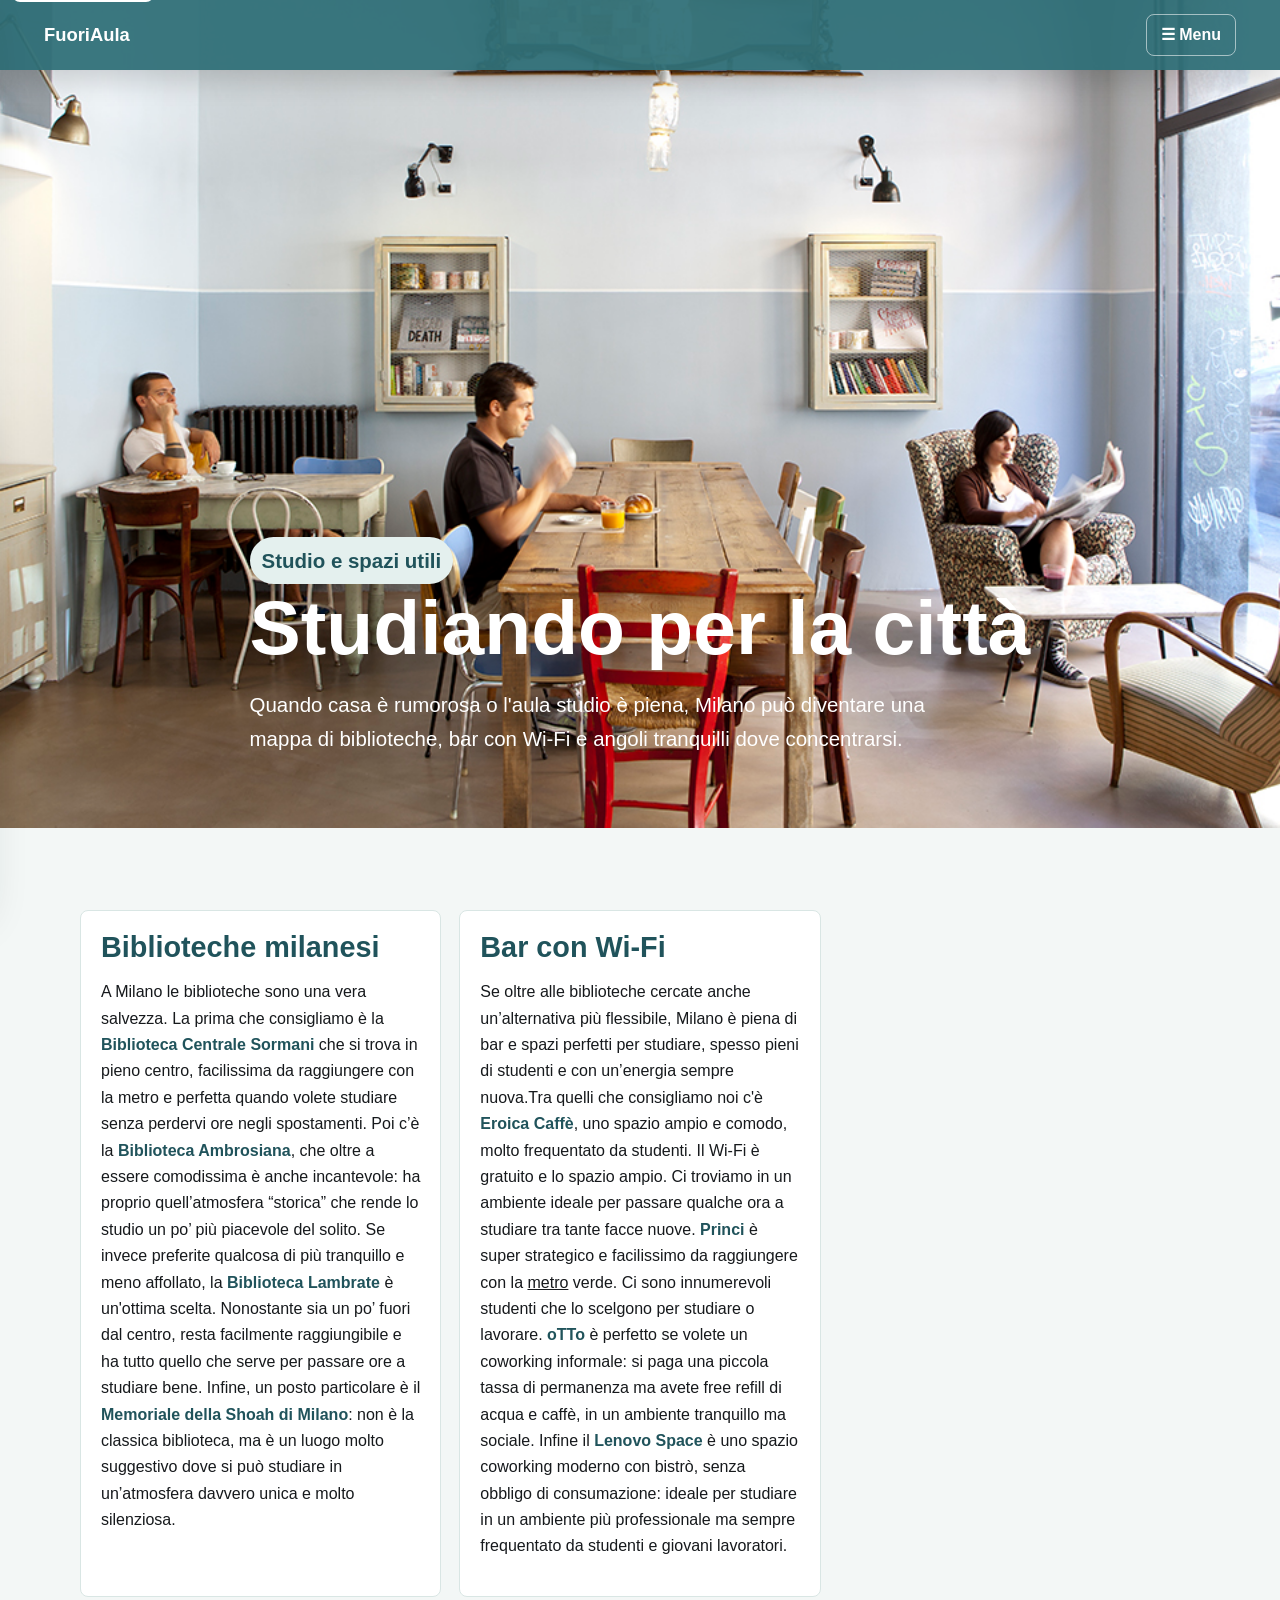
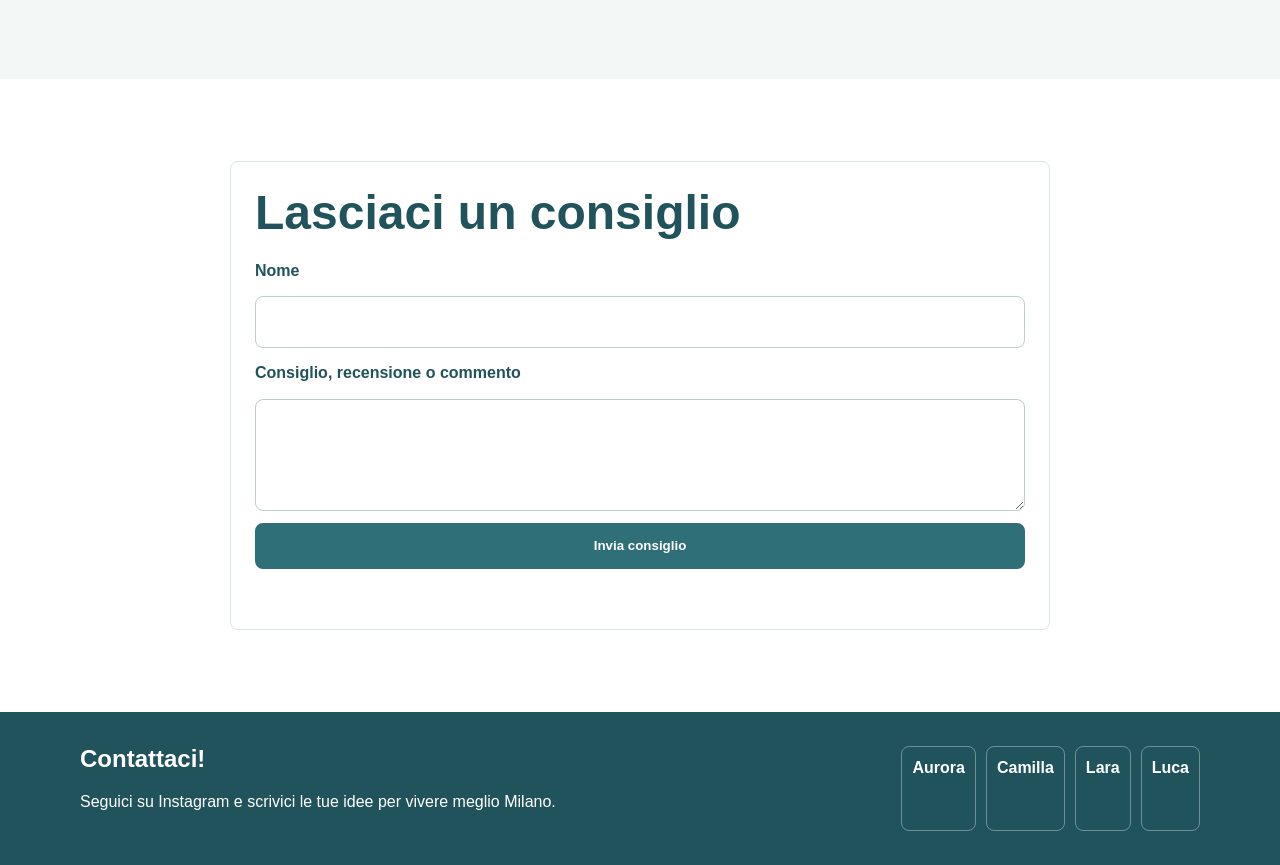
<file: studiando-per-la-citta.html>
<!doctype html>
<html lang="it">
<head>
  <meta charset="utf-8">
  <meta name="viewport" content="width=device-width, initial-scale=1">
  <title>Studiando per la città: biblioteche e bar con Wi-Fi a Milano | FuoriAula</title>
  <meta name="description" content="Dove studiare a Milano: biblioteche, bar con Wi-Fi e spazi utili per studenti universitari.">
  <meta name="keywords" content="bar dove studiare con Wi-Fi Milano, biblioteche dove studiare Milano, spazi studio Milano studenti">
  <link rel="stylesheet" href="styles.css">
</head>
<body>
  <a class="skip-link" href="#contenuto">Vai al contenuto</a>
  <header class="topbar"><a class="brand" href="index.html">FuoriAula</a><button class="menu-button" type="button" data-open-menu aria-expanded="false" aria-controls="menu">☰ Menu</button></header>
  <aside class="sidebar" id="menu" data-sidebar aria-label="Menu principale"><div class="sidebar-head"><p class="sidebar-title">Scegli la guida</p><button class="close-menu" type="button" data-close-menu aria-label="Chiudi menu">×</button></div><nav><ul class="nav-list"><li><a href="index.html">Home</a></li><li><a href="fuorisede-starter-pack.html">Fuorisede Starter Pack</a></li><li><a href="milano-cheap.html">Milano Cheap</a></li><li><a href="che-gusto-milano.html">Che gusto Milano</a></li><li><a class="active" href="studiando-per-la-citta.html">Studiando per la città</a></li><li><a href="divertirsi-a-milano.html">Divertirsi a Milano</a></li><li><a href="trasporti-milanesi.html">Trasporti milanesi</a></li><li><a href="uscendo-dal-centro.html">Uscendo dal centro</a></li></ul></nav></aside><div class="overlay" data-overlay></div>
  <main id="contenuto">
    <section class="hero page-hero" style="background-image: url('assets/studio milanese.jpg'); padding-top: 118px;">
  <div class="wrap narrow">
    <p class="eyebrow" style="background:#e4f0ee;color:#20535b;">Studio e spazi utili</p>
    <h1 style="font-size:clamp(2.4rem,6vw,5rem);color:white;">Studiando per la città</h1>
    <p class="lead"style="color: white;">Quando casa è rumorosa o l'aula studio è piena, Milano può diventare una mappa di biblioteche, bar con Wi-Fi e angoli tranquilli dove concentrarsi.</p>
  </div>
</section>
    <section class="section soft"><div class="wrap grid"><article class="info-card"><h3>Biblioteche milanesi</h3><p>A Milano le biblioteche sono una vera salvezza. La prima che consigliamo è la <strong>Biblioteca Centrale Sormani</strong> che si trova in pieno centro, facilissima da raggiungere con la metro e perfetta quando volete studiare senza perdervi ore negli spostamenti. Poi c’è la <strong>Biblioteca Ambrosiana</strong>, che oltre a essere comodissima è anche incantevole: ha proprio quell’atmosfera “storica” che rende lo studio un po’ più piacevole del solito. Se invece preferite qualcosa di più tranquillo e meno affollato, la <strong>Biblioteca Lambrate</strong> è un'ottima scelta. Nonostante sia un po’ fuori dal centro, resta facilmente raggiungibile e ha tutto quello che serve per passare ore a studiare bene. Infine, un posto particolare è il <strong>Memoriale della Shoah di Milano</strong>: non è la classica biblioteca, ma è un luogo molto suggestivo dove si può studiare in un’atmosfera davvero unica e molto silenziosa.</p></article><article class="info-card"><h3>Bar con Wi-Fi</h3><p>Se oltre alle biblioteche cercate anche un’alternativa più flessibile, Milano è piena di bar e spazi perfetti per studiare, spesso pieni di studenti e con un’energia sempre nuova.Tra quelli che consigliamo noi c'è <strong>Eroica Caffè</strong>, uno spazio ampio e comodo, molto frequentato da studenti. Il Wi-Fi è gratuito e lo spazio ampio. Ci troviamo in un ambiente ideale per passare qualche ora a studiare tra tante facce nuove. <strong>Princi</strong> è super strategico e facilissimo da raggiungere con la <a href="https://www.atm.it/it/ViaggiaConNoi/Biglietti/Pagine/Tipologie.aspx" target="_blank">metro</a> verde. Ci sono innumerevoli studenti che lo scelgono per studiare o lavorare. <strong>oTTo</strong> è perfetto se volete un coworking informale: si paga una piccola tassa di permanenza ma avete free refill di acqua e caffè, in un ambiente tranquillo ma sociale. Infine il <strong>Lenovo Space</strong> è uno spazio coworking moderno con bistrò, senza obbligo di consumazione: ideale per studiare in un ambiente più professionale ma sempre frequentato da studenti e giovani lavoratori.</p></div></section>    <section class="section"><div class="wrap narrow comment-box"><h2>Lasciaci un consiglio</h2><form action="https://formspree.io/f/xeeweboz" method="POST">
<label for="nome">Nome</label><input id="nome" name="nome" autocomplete="name"><label for="commento">Consiglio, recensione o commento</label><textarea id="commento" name="commento" required></textarea><button class="button" type="submit">Invia consiglio</button><p class="form-note" aria-live="polite"></p></form></div></section>
  </main>
  <footer class="site-footer"><div class="footer-inner"><div><h2>Contattaci!</h2><p>Seguici su Instagram e scrivici le tue idee per vivere meglio Milano.</p></div><div class="footer-links"><a href="https://www.instagram.com/aurora.braguti?igsh=MWJmbjBscGtoZWtpZA==" target="_blank" rel="noopener">Aurora</a><a href="https://www.instagram.com/camilla.panichi" target="_blank" rel="noopener">Camilla</a><a href="https://www.instagram.com/aurora.braguti?igsh=MWJmbjBscGtoZWtpZA==" target="_blank" rel="noopener">Lara</a><a href="https://www.instagram.com/lucaambrosinii?igsh=ZnBvbmgwaGF5aDF6" target="_blank" rel="noopener">Luca</a></div></div></footer>
  <script src="script.js"></script>
</body>
</html>
</file>
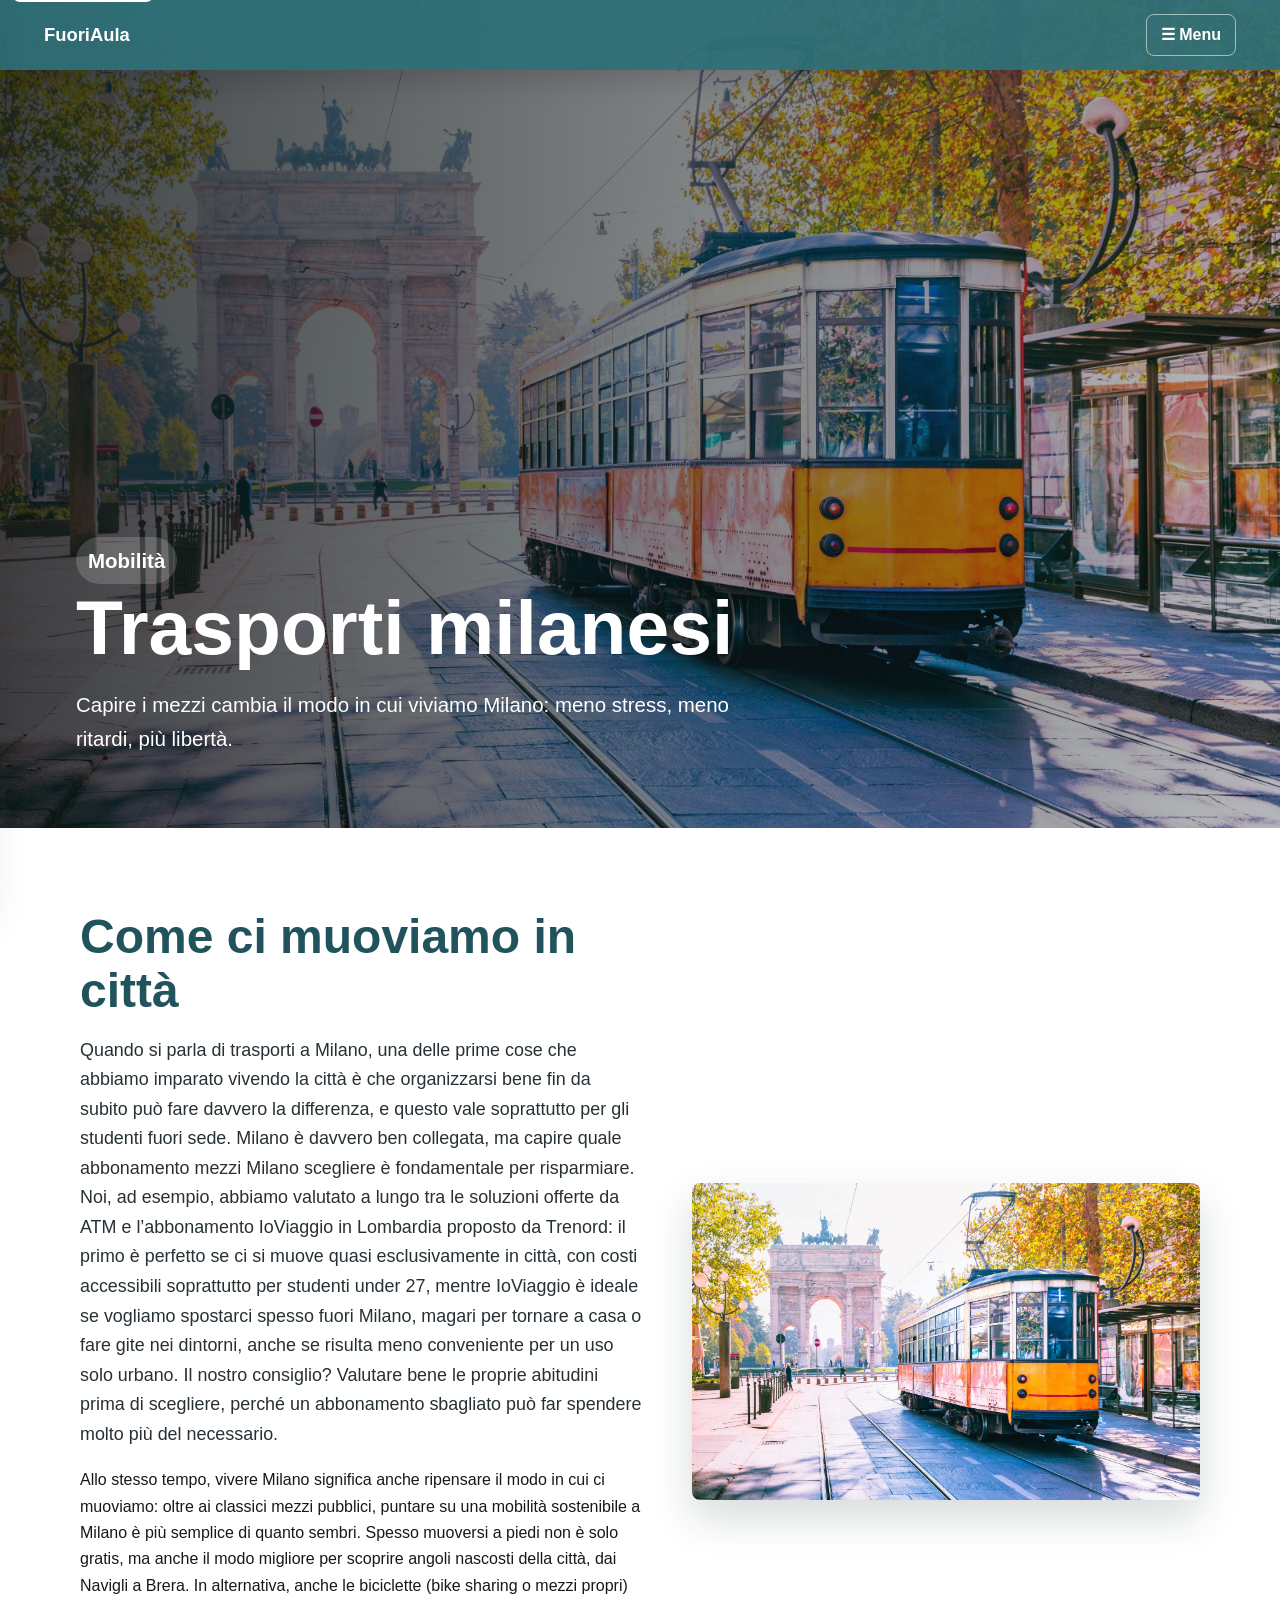
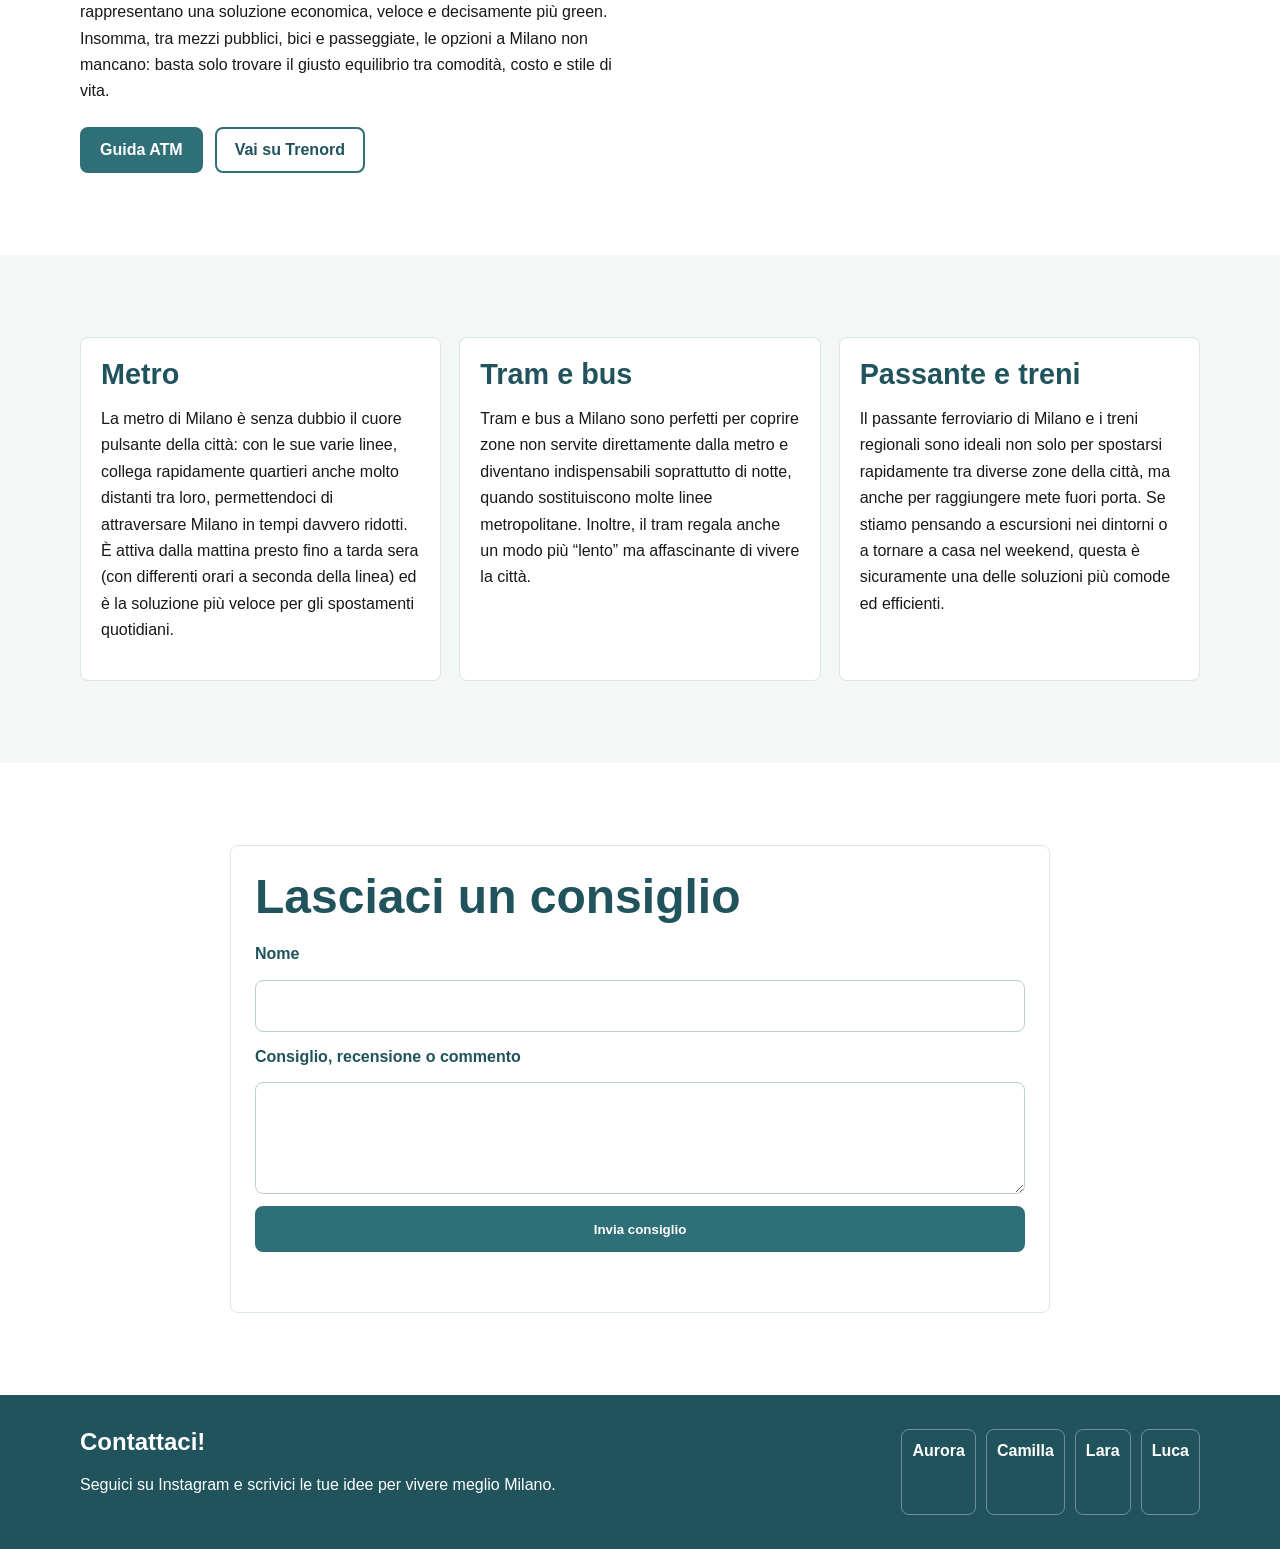
<file: trasporti-milanesi.html>
<!doctype html>
<html lang="it">
<head>
  <meta charset="utf-8">
  <meta name="viewport" content="width=device-width, initial-scale=1">
  <title>Trasporti milanesi: guida ai mezzi per studenti | FuoriAula</title>
  <meta name="description" content="Guida pratica ai trasporti milanesi per studenti: metro, tram, bus, passante, abbonamenti ATM e collegamenti Trenord.">
  <meta name="keywords" content="cosa conviene per muoversi a Milano mezzi, quale abbonamento fare studenti Milano, trasporti Milano studenti">
  <link rel="stylesheet" href="styles.css">
</head>
<body>
  <a class="skip-link" href="#contenuto">Vai al contenuto</a>
  <header class="topbar"><a class="brand" href="index.html">FuoriAula</a><button class="menu-button" type="button" data-open-menu aria-expanded="false" aria-controls="menu">☰ Menu</button></header>
  <aside class="sidebar" id="menu" data-sidebar aria-label="Menu principale"><div class="sidebar-head"><p class="sidebar-title">Scegli la guida</p><button class="close-menu" type="button" data-close-menu aria-label="Chiudi menu">×</button></div><nav><ul class="nav-list"><li><a href="index.html">Home</a></li><li><a href="fuorisede-starter-pack.html">Fuorisede Starter Pack</a></li><li><a href="milano-cheap.html">Milano Cheap</a></li><li><a href="che-gusto-milano.html">Che gusto Milano</a></li><li><a href="studiando-per-la-citta.html">Studiando per la città</a></li><li><a href="divertirsi-a-milano.html">Divertirsi a Milano</a></li><li><a class="active" href="trasporti-milanesi.html">Trasporti milanesi</a></li><li><a href="uscendo-dal-centro.html">Uscendo dal centro</a></li></ul></nav></aside><div class="overlay" data-overlay></div>
  <main id="contenuto">
    <section class="hero page-hero" style="--hero-image: url('assets/trasporti-milanesi.jpeg');"><div class="hero-inner"><p class="eyebrow">Mobilità</p><h1>Trasporti milanesi</h1><p>Capire i mezzi cambia il modo in cui viviamo Milano: meno stress, meno ritardi, più libertà.</p></div></section>
    <section class="section"><div class="wrap two-col"><div><h2>Come ci muoviamo in città</h2><p class="lead">Quando si parla di trasporti a Milano, una delle prime cose che abbiamo imparato vivendo la città è che organizzarsi bene fin da subito può fare davvero la differenza, e questo vale soprattutto per gli studenti fuori sede. Milano è davvero ben collegata, ma capire quale abbonamento mezzi Milano scegliere è fondamentale per risparmiare. Noi, ad esempio, abbiamo valutato a lungo tra le soluzioni offerte da ATM e l’abbonamento IoViaggio in Lombardia proposto da Trenord: il primo è perfetto se ci si muove quasi esclusivamente in città, con costi accessibili soprattutto per studenti under 27, mentre IoViaggio è ideale se vogliamo spostarci spesso fuori Milano, magari per tornare a casa o fare gite nei dintorni, anche se risulta meno conveniente per un uso solo urbano. Il nostro consiglio? Valutare bene le proprie abitudini prima di scegliere, perché un abbonamento sbagliato può far spendere molto più del necessario.</p><p>Allo stesso tempo, vivere Milano significa anche ripensare il modo in cui ci muoviamo: oltre ai classici mezzi pubblici, puntare su una mobilità sostenibile a Milano è più semplice di quanto sembri. Spesso muoversi a piedi non è solo gratis, ma anche il modo migliore per scoprire angoli nascosti della città, dai Navigli a Brera. In alternativa, anche le biciclette (bike sharing o mezzi propri) rappresentano una soluzione economica, veloce e decisamente più green. Insomma, tra mezzi pubblici, bici e passeggiate, le opzioni a Milano non mancano: basta solo trovare il giusto equilibrio tra comodità, costo e stile di vita.
</p><div class="cta-row"><a class="button" href="https://www.atm.it/it/ViaggiaConNoi/Guide/Pagine/Guidealservizio.aspx" target="_blank" rel="noopener">Guida ATM</a><a class="button secondary" href="https://www.trenord.it/" target="_blank" rel="noopener">Vai su Trenord</a></div></div><div class="image-frame"><img src="assets/trasporti-milanesi.jpeg" alt="Tram storico a Milano vicino all'Arco della Pace"></div></div></section>
    <section class="section soft"><div class="wrap grid"><article class="info-card"><h3>Metro</h3><p>La metro di Milano è senza dubbio il cuore pulsante della città: con le sue varie linee, collega rapidamente quartieri anche molto distanti tra loro, permettendoci di attraversare Milano in tempi davvero ridotti. È attiva dalla mattina presto fino a tarda sera (con differenti orari a seconda della linea) ed è la soluzione più veloce per gli spostamenti quotidiani.</p></article><article class="info-card"><h3>Tram e bus</h3><p>Tram e bus a Milano sono perfetti per coprire zone non servite direttamente dalla metro e diventano indispensabili soprattutto di notte, quando sostituiscono molte linee metropolitane. Inoltre, il tram regala anche un modo più “lento” ma affascinante di vivere la città.</p></article><article class="info-card"><h3>Passante e treni</h3><p>Il passante ferroviario di Milano e i treni regionali sono ideali non solo per spostarsi rapidamente tra diverse zone della città, ma anche per raggiungere mete fuori porta. Se stiamo pensando a escursioni nei dintorni o a tornare a casa nel weekend, questa è sicuramente una delle soluzioni più comode ed efficienti.</p></article></div></section>
    <section class="section"><div class="wrap narrow comment-box"><h2>Lasciaci un consiglio</h2><form action="https://formspree.io/f/xeeweboz" method="POST">
<label for="nome">Nome</label><input id="nome" name="nome" autocomplete="name"><label for="commento">Consiglio, recensione o commento</label><textarea id="commento" name="commento" required></textarea><button class="button" type="submit">Invia consiglio</button><p class="form-note" aria-live="polite"></p></form></div></section>
  </main>
  <footer class="site-footer"><div class="footer-inner"><div><h2>Contattaci!</h2><p>Seguici su Instagram e scrivici le tue idee per vivere meglio Milano.</p></div><div class="footer-links"><a href="https://www.instagram.com/aurora.braguti?igsh=MWJmbjBscGtoZWtpZA==" target="_blank" rel="noopener">Aurora</a><a href="https://www.instagram.com/camilla.panichi" target="_blank" rel="noopener">Camilla</a><a href="https://www.instagram.com/aurora.braguti?igsh=MWJmbjBscGtoZWtpZA==" target="_blank" rel="noopener">Lara</a><a href="https://www.instagram.com/lucaambrosinii?igsh=ZnBvbmgwaGF5aDF6" target="_blank" rel="noopener">Luca</a></div></div></footer>
  <script src="script.js"></script>
</body>
</html>
</file>
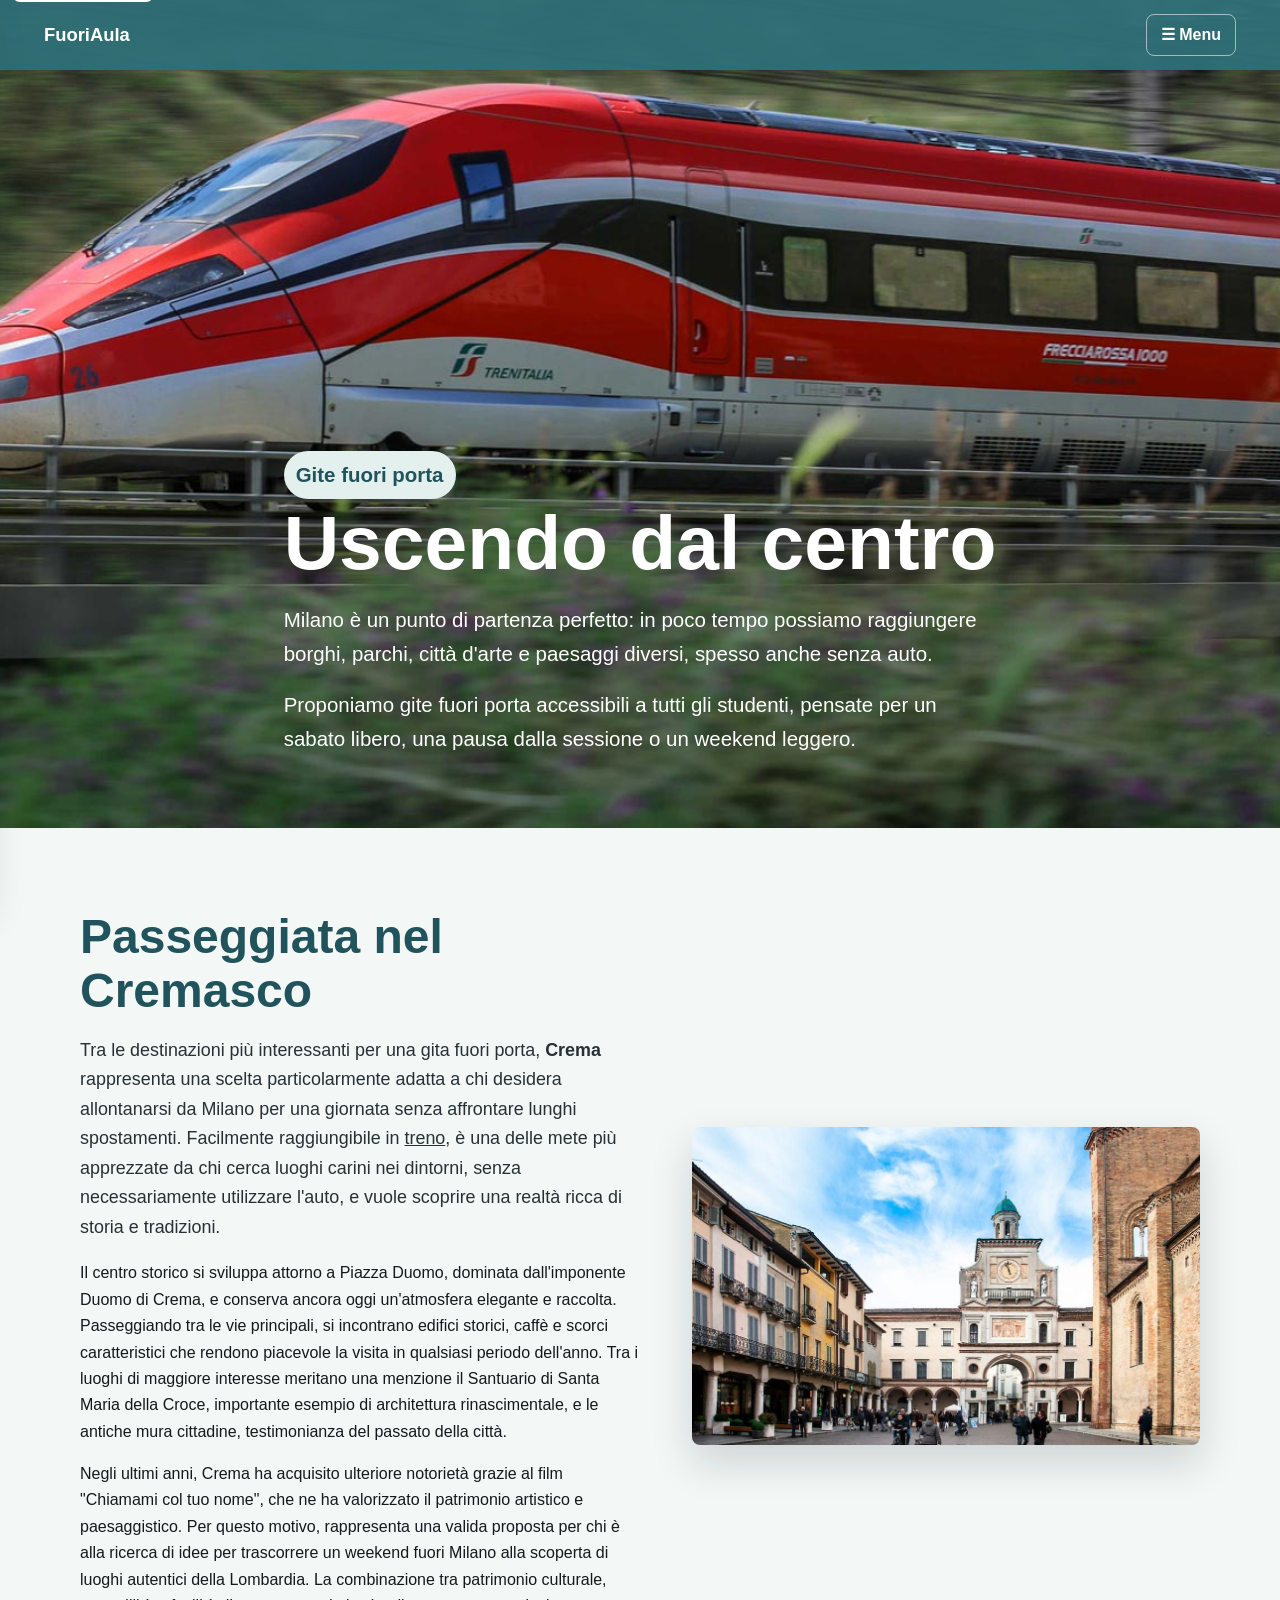
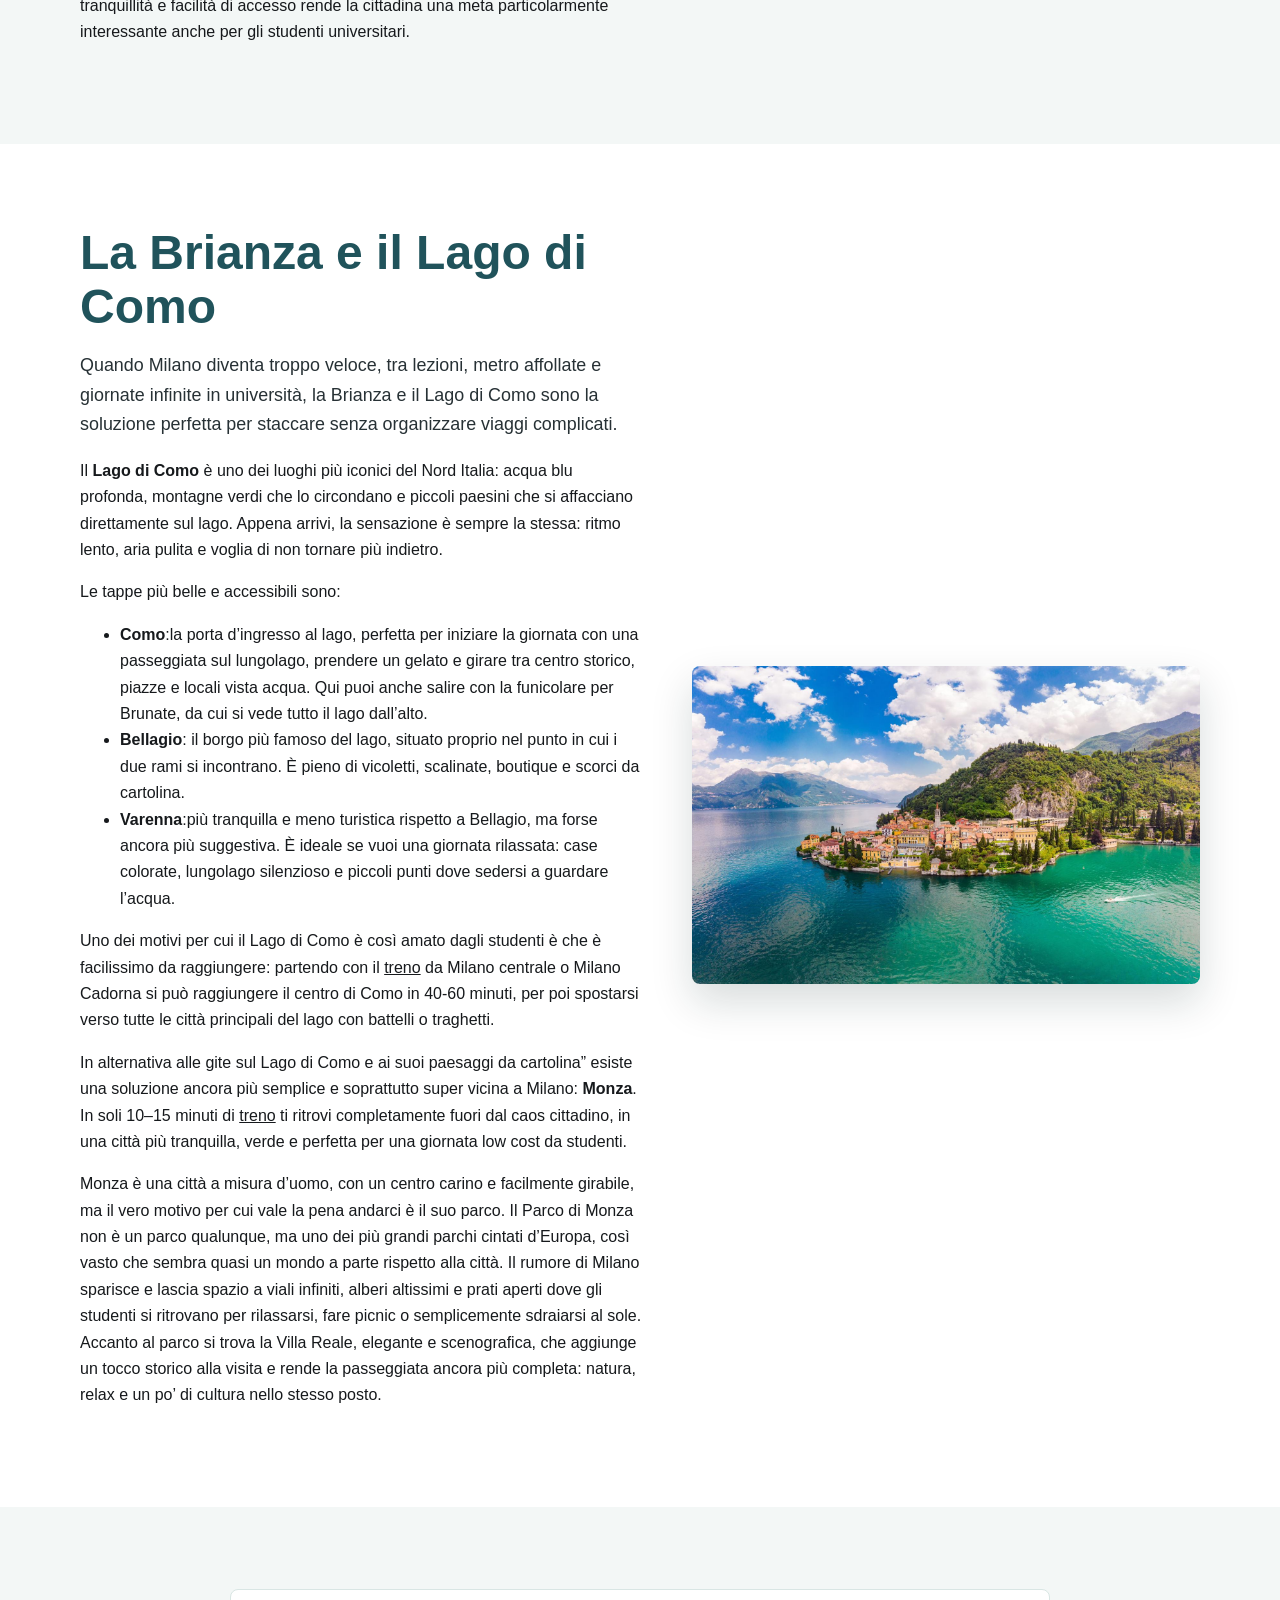
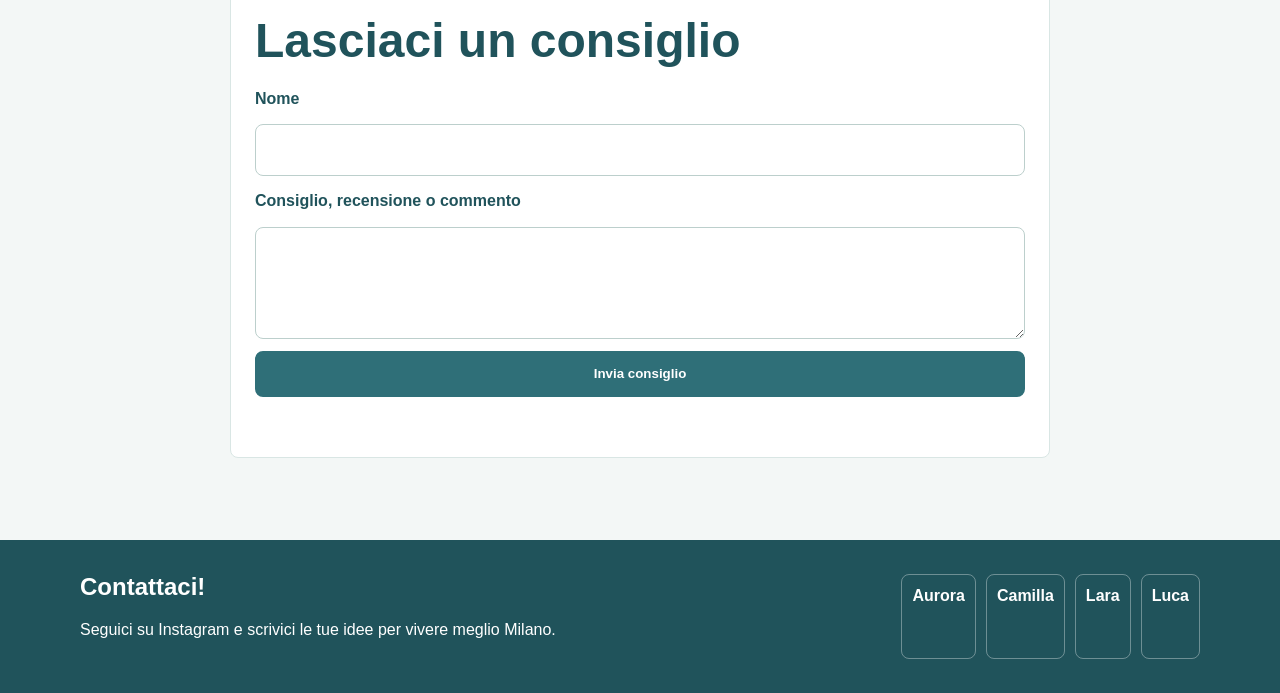
<file: uscendo-dal-centro.html>
<!doctype html>
<html lang="it">
<head>
  <meta charset="utf-8">
  <meta name="viewport" content="width=device-width, initial-scale=1">
  <title>Uscendo dal centro: gite fuori porta da Milano | FuoriAula</title>
  <meta name="description" content="Idee per gite fuori porta da Milano accessibili agli studenti: Cremasco, Monza e dintorni, posti belli vicino Milano senza auto.">
  <meta name="keywords" content="gite fuori porta Milano, laghi vicino Milano da visitare, posti belli vicino Milano senza auto, idee weekend fuori Milano">
  <link rel="stylesheet" href="styles.css">
</head>
<body>
  <a class="skip-link" href="#contenuto">Vai al contenuto</a>
  <header class="topbar"><a class="brand" href="index.html">FuoriAula</a><button class="menu-button" type="button" data-open-menu aria-expanded="false" aria-controls="menu">☰ Menu</button></header>
  <aside class="sidebar" id="menu" data-sidebar aria-label="Menu principale"><div class="sidebar-head"><p class="sidebar-title">Scegli la guida</p><button class="close-menu" type="button" data-close-menu aria-label="Chiudi menu">×</button></div><nav><ul class="nav-list"><li><a href="index.html">Home</a></li><li><a href="fuorisede-starter-pack.html">Fuorisede Starter Pack</a></li><li><a href="milano-cheap.html">Milano Cheap</a></li><li><a href="che-gusto-milano.html">Che gusto Milano</a></li><li><a href="studiando-per-la-citta.html">Studiando per la città</a></li><li><a href="divertirsi-a-milano.html">Divertirsi a Milano</a></li><li><a href="trasporti-milanesi.html">Trasporti milanesi</a></li><li><a class="active" href="uscendo-dal-centro.html">Uscendo dal centro</a></li></ul></nav></aside><div class="overlay" data-overlay></div>
  <main id="contenuto">
    <section class="hero page-hero" style="background-image: url('assets/trenitalia.jpg'); padding-top: 118px;">
  <div class="wrap narrow">
    <p class="eyebrow" style="background:#e4f0ee;color:#20535b;">Gite fuori porta</p>
    <h1 style="font-size:clamp(2.4rem,6vw,5rem);color:white;">Uscendo dal centro</h1>
    <p class="lead"style="color: white;">Milano è un punto di partenza perfetto: in poco tempo possiamo raggiungere borghi, parchi, città d'arte e paesaggi diversi, spesso anche senza auto.</p><p>Proponiamo gite fuori porta accessibili a tutti gli studenti, pensate per un sabato libero, una pausa dalla sessione o un weekend leggero.</p>
  </div>
</section>
    <section class="section soft"><div class="wrap two-col"><div><h2>Passeggiata nel Cremasco</h2><p class="lead">Tra le destinazioni più interessanti per una gita fuori porta, <strong>Crema</strong> rappresenta una scelta particolarmente adatta a chi desidera allontanarsi da Milano per una giornata senza affrontare lunghi spostamenti. Facilmente raggiungibile in <a href="https://www.trenord.it/" target="_blank">treno</a>, è una delle mete più apprezzate da chi cerca luoghi carini nei dintorni, senza necessariamente utilizzare l'auto, e vuole scoprire una realtà ricca di storia e tradizioni.</p><p>Il centro storico si sviluppa attorno a Piazza Duomo, dominata dall'imponente Duomo di Crema, e conserva ancora oggi un'atmosfera elegante e raccolta. Passeggiando tra le vie principali, si incontrano edifici storici, caffè e scorci caratteristici che rendono piacevole la visita in qualsiasi periodo dell'anno. Tra i luoghi di maggiore interesse meritano una menzione il Santuario di Santa Maria della Croce, importante esempio di architettura rinascimentale, e le antiche mura cittadine, testimonianza del passato della città.</p><p>Negli ultimi anni, Crema ha acquisito ulteriore notorietà grazie al film "Chiamami col tuo nome", che ne ha valorizzato il patrimonio artistico e paesaggistico. Per questo motivo, rappresenta una valida proposta per chi è alla ricerca di idee per trascorrere un weekend fuori Milano alla scoperta di luoghi autentici della Lombardia. La combinazione tra patrimonio culturale, tranquillità e facilità di accesso rende la cittadina una meta particolarmente interessante anche per gli studenti universitari.</p></div><div class="image-frame"><img src="assets/cremasco.jpeg" alt="Piazza storica nel Cremasco"></div></div></section>
    <section class="section"><div class="wrap two-col"><div><h2>La Brianza e il Lago di Como</h2><p class="lead">Quando Milano diventa troppo veloce, tra lezioni, metro affollate e giornate infinite in università, la Brianza e il Lago di Como sono la soluzione perfetta per staccare senza organizzare viaggi complicati.</p><p>Il <strong>Lago di Como</strong> è uno dei luoghi più iconici del Nord Italia: acqua blu profonda, montagne verdi che lo circondano e piccoli paesini che si affacciano direttamente sul lago. Appena arrivi, la sensazione è sempre la stessa: ritmo lento, aria pulita e voglia di non tornare più indietro.</p><p>Le tappe più belle e accessibili sono:</p><p><ul><li><strong>Como</strong>:la porta d’ingresso al lago, perfetta per iniziare la giornata con una passeggiata sul lungolago, prendere un gelato e girare tra centro storico, piazze e locali vista acqua. Qui puoi anche salire con la funicolare per Brunate, da cui si vede tutto il lago dall’alto.</li><li><strong>Bellagio</strong>: il borgo più famoso del lago, situato proprio nel punto in cui i due rami si incontrano. È pieno di vicoletti, scalinate, boutique e scorci da cartolina.</li><li><strong>Varenna</strong>:più tranquilla e meno turistica rispetto a Bellagio, ma forse ancora più suggestiva. È ideale se vuoi una giornata rilassata: case colorate, lungolago silenzioso e piccoli punti dove sedersi a guardare l’acqua.</li></ul></p><p>Uno dei motivi per cui il Lago di Como è così amato dagli studenti è che è facilissimo da raggiungere: partendo con il <a href="https://www.trenord.it/" target="_blank">treno</a> da Milano centrale o Milano Cadorna si può raggiungere il centro di Como in 40-60 minuti, per poi spostarsi verso tutte le città principali del lago con battelli o traghetti.</p><p>In alternativa alle gite sul Lago di Como e ai suoi paesaggi da cartolina” esiste una soluzione ancora più semplice e soprattutto super vicina a Milano: <strong>Monza</strong>. In soli 10–15 minuti di <a href="https://www.trenord.it/" target="_blank">treno</a> ti ritrovi completamente fuori dal caos cittadino, in una città più tranquilla, verde e perfetta per una giornata low cost da studenti.</p><p>Monza è una città a misura d’uomo, con un centro carino e facilmente girabile, ma il vero motivo per cui vale la pena andarci è il suo parco. Il Parco di Monza non è un parco qualunque, ma uno dei più grandi parchi cintati d’Europa, così vasto che sembra quasi un mondo a parte rispetto alla città. Il rumore di Milano sparisce e lascia spazio a viali infiniti, alberi altissimi e prati aperti dove gli studenti si ritrovano per rilassarsi, fare picnic o semplicemente sdraiarsi al sole.  Accanto al parco si trova la Villa Reale, elegante e scenografica, che aggiunge un tocco storico alla visita e rende la passeggiata ancora più completa: natura, relax e un po’ di cultura nello stesso posto.</p></div><div class="image-frame"><img src="assets/monza-dintorni.jpeg" alt="Paesaggio lacustre e verde nei dintorni della Lombardia"></div></div></section>
    <section class="section soft"><div class="wrap narrow comment-box"><h2>Lasciaci un consiglio</h2><form action="https://formspree.io/f/xeeweboz" method="POST">
<label for="nome">Nome</label><input id="nome" name="nome" autocomplete="name"><label for="commento">Consiglio, recensione o commento</label><textarea id="commento" name="commento" required></textarea><button class="button" type="submit">Invia consiglio</button><p class="form-note" aria-live="polite"></p></form></div></section>
  </main>
  <footer class="site-footer"><div class="footer-inner"><div><h2>Contattaci!</h2><p>Seguici su Instagram e scrivici le tue idee per vivere meglio Milano.</p></div><div class="footer-links"><a href="https://www.instagram.com/aurora.braguti?igsh=MWJmbjBscGtoZWtpZA==" target="_blank" rel="noopener">Aurora</a><a href="https://www.instagram.com/camilla.panichi" target="_blank" rel="noopener">Camilla</a><a href="https://www.instagram.com/aurora.braguti?igsh=MWJmbjBscGtoZWtpZA==" target="_blank" rel="noopener">Lara</a><a href="https://www.instagram.com/lucaambrosinii?igsh=ZnBvbmgwaGF5aDF6" target="_blank" rel="noopener">Luca</a></div></div></footer>
  <script src="script.js"></script>
</body>
</html>
</file>
<file: styles.css>
:root {
  --biscay: #2f6f78;
  --biscay-dark: #20535b;
  --ink: #16191c;
  --muted: #5d666b;
  --paper: #ffffff;
  --soft: #f3f7f6;
  --line: #d9e6e4;
  --sun: #f2b84b;
  --coral: #e77963;
  --radius: 8px;
  --shadow: 0 18px 42px rgba(15, 35, 38, 0.16);
}

* {
  box-sizing: border-box;
}

html {
  scroll-behavior: smooth;
}

body {
  margin: 0;
  color: var(--ink);
  background: var(--paper);
  font-family: "Inter", "Segoe UI", Arial, sans-serif;
  line-height: 1.65;
}

a {
  color: inherit;
}

img {
  display: block;
  width: 100%;
}

.skip-link {
  position: absolute;
  left: 12px;
  top: -44px;
  z-index: 20;
  background: var(--paper);
  color: var(--biscay-dark);
  padding: 10px 14px;
  border-radius: var(--radius);
}

.skip-link:focus {
  top: 12px;
}

.topbar {
  position: fixed;
  top: 0;
  left: 0;
  right: 0;
  z-index: 10;
  display: flex;
  align-items: center;
  justify-content: space-between;
  gap: 16px;
  padding: 14px clamp(16px, 4vw, 44px);
  background: rgba(47, 111, 120, 0.94);
  color: #fff;
  box-shadow: 0 10px 28px rgba(0, 0, 0, 0.16);
}

.brand {
  font-weight: 800;
  font-size: 1.15rem;
  text-decoration: none;
  letter-spacing: 0;
}

.menu-button,
.close-menu {
  display: inline-flex;
  align-items: center;
  justify-content: center;
  gap: 8px;
  min-height: 42px;
  border: 1px solid rgba(255, 255, 255, 0.55);
  border-radius: var(--radius);
  background: transparent;
  color: #fff;
  font: inherit;
  font-weight: 700;
  cursor: pointer;
}

.menu-button {
  padding: 0 14px;
}

.close-menu {
  width: 42px;
}

.sidebar {
  position: fixed;
  inset: 0 auto 0 0;
  z-index: 30;
  width: min(340px, 88vw);
  padding: 22px;
  color: #fff;
  background: var(--biscay);
  transform: translateX(-105%);
  transition: transform 220ms ease;
  box-shadow: var(--shadow);
}

.sidebar.open {
  transform: translateX(0);
}

.sidebar-head {
  display: flex;
  align-items: center;
  justify-content: space-between;
  gap: 16px;
  margin-bottom: 24px;
}

.sidebar-title {
  margin: 0;
  font-size: 1.35rem;
  font-weight: 850;
}

.nav-list {
  display: grid;
  gap: 8px;
  margin: 0;
  padding: 0;
  list-style: none;
}

.nav-list a {
  display: block;
  padding: 12px 14px;
  border-radius: var(--radius);
  text-decoration: none;
  font-weight: 750;
}

.nav-list a:hover,
.nav-list a:focus,
.nav-list a.active {
  background: rgba(255, 255, 255, 0.16);
  outline: none;
}

.overlay {
  position: fixed;
  inset: 0;
  z-index: 25;
  display: none;
  background: rgba(0, 0, 0, 0.34);
}

.overlay.show {
  display: block;
}

.hero {
  min-height: 92vh;
  display: grid;
  align-items: end;
  padding: 110px clamp(18px, 6vw, 76px) 72px;
  color: #fff;
  background-image: linear-gradient(90deg, rgba(10, 18, 20, 0.78), rgba(10, 18, 20, 0.28)), var(--hero-image);
  background-position: center;
  background-size: cover;
}

.hero-inner {
  max-width: 850px;
}

.eyebrow {
  display: inline-block;
  margin: 0 0 14px;
  padding: 7px 12px;
  border-radius: 999px;
  background: rgba(255, 255, 255, 0.17);
  font-weight: 800;
}

h1,
h2,
h3 {
  line-height: 1.12;
  letter-spacing: 0;
}

h1 {
  margin: 0;
  font-size: clamp(3.1rem, 9vw, 7.8rem);
  font-weight: 900;
}

.page-hero h1 {
  font-size: clamp(2.45rem, 6vw, 5.4rem);
}

.hero p {
  max-width: 700px;
  margin: 18px 0 0;
  font-size: clamp(1.05rem, 2vw, 1.28rem);
}

main {
  min-height: 60vh;
}

.section {
  padding: clamp(46px, 7vw, 82px) clamp(18px, 5vw, 72px);
}

.section.soft {
  background: var(--soft);
}

.wrap {
  max-width: 1120px;
  margin: 0 auto;
}

.narrow {
  max-width: 820px;
}

.section h2 {
  margin: 0 0 18px;
  color: var(--biscay-dark);
  font-size: clamp(1.75rem, 4vw, 3rem);
}

.section h3 {
  margin: 0 0 10px;
  color: var(--biscay-dark);
  font-size: clamp(1.25rem, 3vw, 1.8rem);
}

.lead {
  font-size: 1.12rem;
  color: #273135;
}

.grid {
  display: grid;
  grid-template-columns: repeat(3, minmax(0, 1fr));
  gap: 18px;
}

.two-col {
  display: grid;
  grid-template-columns: minmax(0, 1.05fr) minmax(280px, 0.95fr);
  gap: clamp(24px, 5vw, 50px);
  align-items: center;
}

.image-frame {
  overflow: hidden;
  border-radius: var(--radius);
  box-shadow: var(--shadow);
}

.image-frame img {
  aspect-ratio: 16 / 10;
  object-fit: cover;
}

.info-card,
.comment-box,
.tip-card {
  border: 1px solid var(--line);
  border-radius: var(--radius);
  background: #fff;
}

.info-card,
.tip-card {
  padding: 20px;
}

.info-card strong,
.tip-card strong {
  color: var(--biscay-dark);
}

.pill-list {
  display: flex;
  flex-wrap: wrap;
  gap: 10px;
  padding: 0;
  margin: 22px 0 0;
  list-style: none;
}

.pill-list li {
  padding: 8px 12px;
  border-radius: 999px;
  color: var(--biscay-dark);
  background: #e4f0ee;
  font-weight: 800;
}

.cta-row {
  display: flex;
  flex-wrap: wrap;
  gap: 12px;
  margin-top: 22px;
}

.button {
  display: inline-flex;
  align-items: center;
  justify-content: center;
  min-height: 46px;
  padding: 0 18px;
  border: 2px solid var(--biscay);
  border-radius: var(--radius);
  background: var(--biscay);
  color: #fff;
  text-decoration: none;
  font-weight: 850;
}

.button.secondary {
  background: #fff;
  color: var(--biscay-dark);
}

.tab-controls {
  display: flex;
  flex-wrap: wrap;
  gap: 10px;
  margin: 24px 0;
}

.tab-button {
  min-height: 44px;
  padding: 0 16px;
  border: 2px solid var(--biscay);
  border-radius: var(--radius);
  background: #fff;
  color: var(--biscay-dark);
  font: inherit;
  font-weight: 850;
  cursor: pointer;
}

.tab-button.active {
  background: var(--biscay);
  color: #fff;
}

.tab-panel {
  display: none;
}

.tab-panel.active {
  display: grid;
}

.comment-box {
  padding: 24px;
}

.comment-box form {
  display: grid;
  gap: 12px;
}

label {
  font-weight: 800;
  color: var(--biscay-dark);
}

input,
textarea {
  width: 100%;
  border: 1px solid #bccfcc;
  border-radius: var(--radius);
  padding: 12px;
  font: inherit;
}

textarea {
  min-height: 112px;
  resize: vertical;
}

.form-note {
  min-height: 24px;
  margin: 0;
  color: var(--biscay-dark);
  font-weight: 750;
}

.site-footer {
  padding: 34px clamp(18px, 5vw, 72px);
  color: #fff;
  background: var(--biscay-dark);
}

.footer-inner {
  max-width: 1120px;
  margin: 0 auto;
  display: flex;
  flex-wrap: wrap;
  justify-content: space-between;
  gap: 22px;
}

.footer-inner h2 {
  margin: 0 0 8px;
}

.footer-links {
  display: flex;
  flex-wrap: wrap;
  gap: 10px;
}

.footer-links a {
  padding: 8px 10px;
  border: 1px solid rgba(255, 255, 255, 0.35);
  border-radius: var(--radius);
  text-decoration: none;
  font-weight: 800;
}

@media (max-width: 820px) {
  .topbar {
    padding: 12px 16px;
  }

  .two-col,
  .grid,
  .tab-panel.active {
    grid-template-columns: 1fr;
  }

  .hero {
    min-height: 88vh;
    padding-left: 18px;
    padding-right: 18px;
  }

  .footer-inner {
    display: block;
  }

  .footer-links {
    margin-top: 14px;
  }
}
</file>
